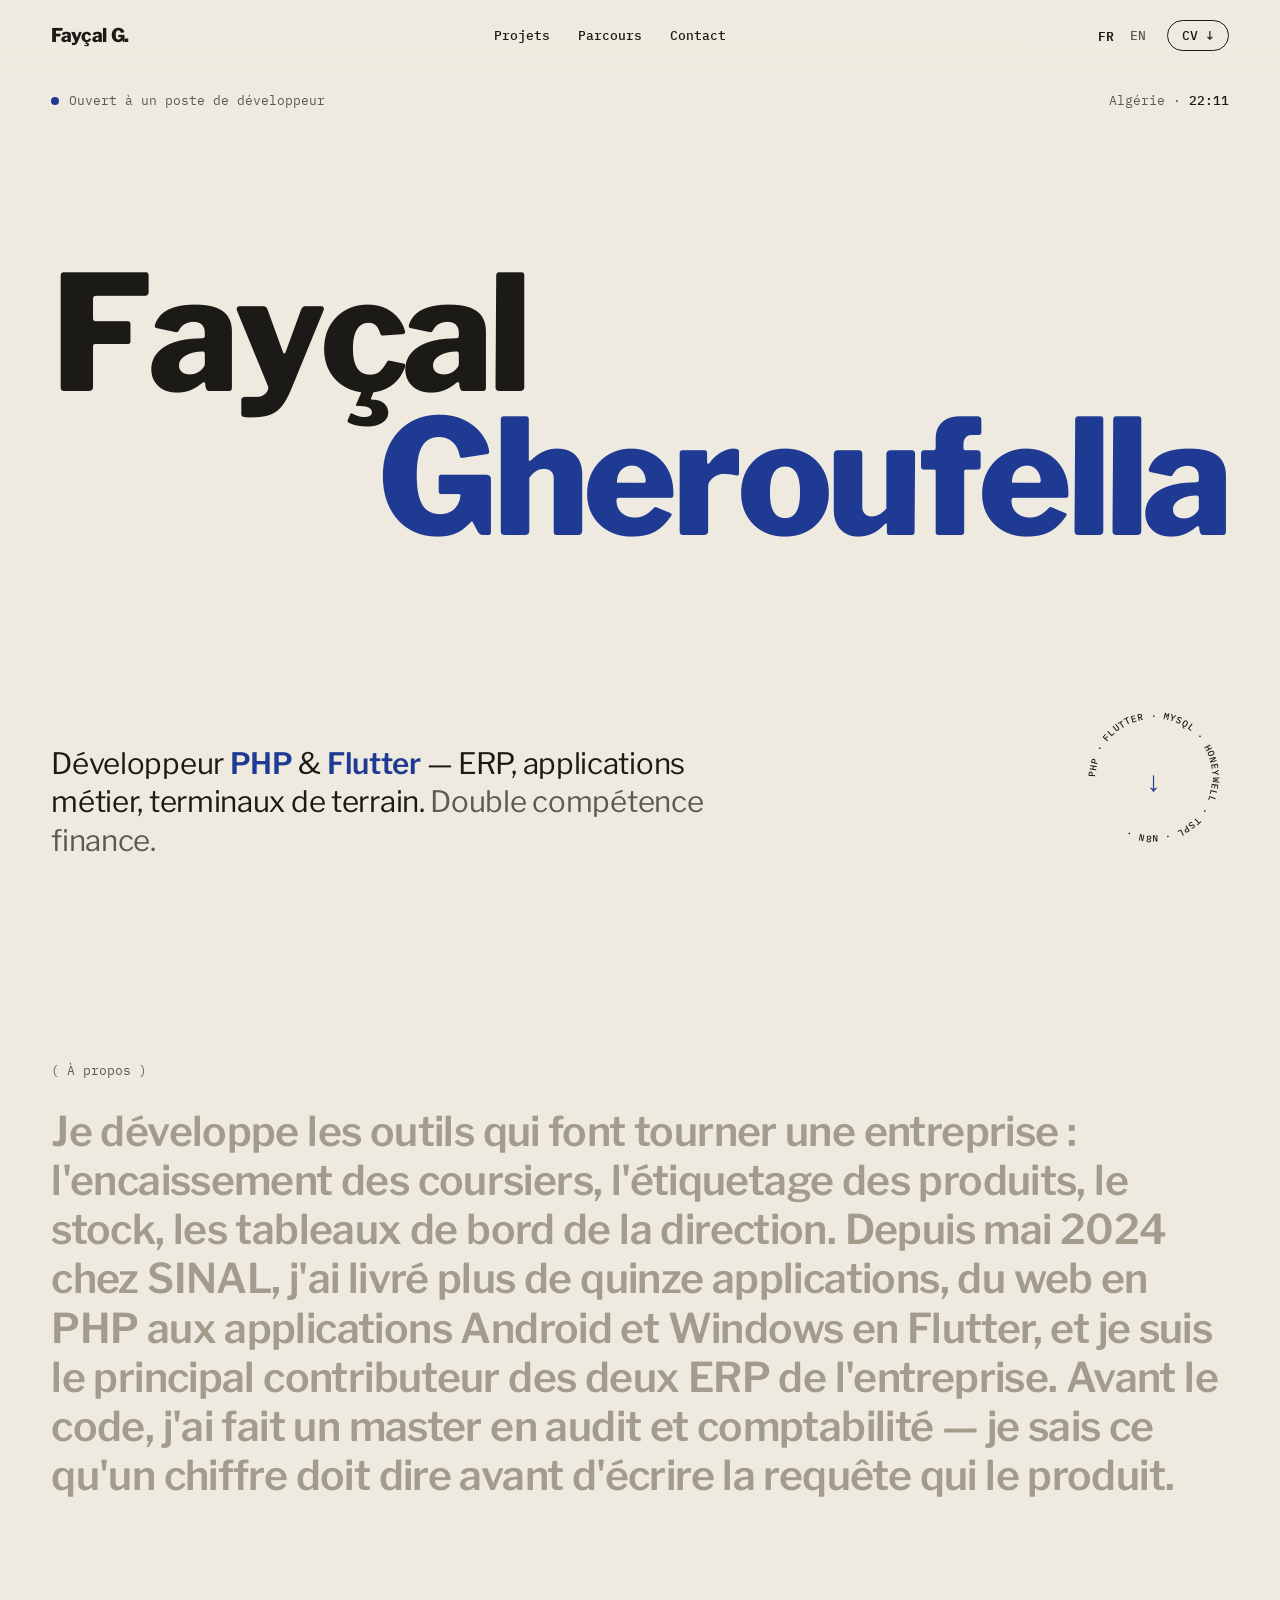
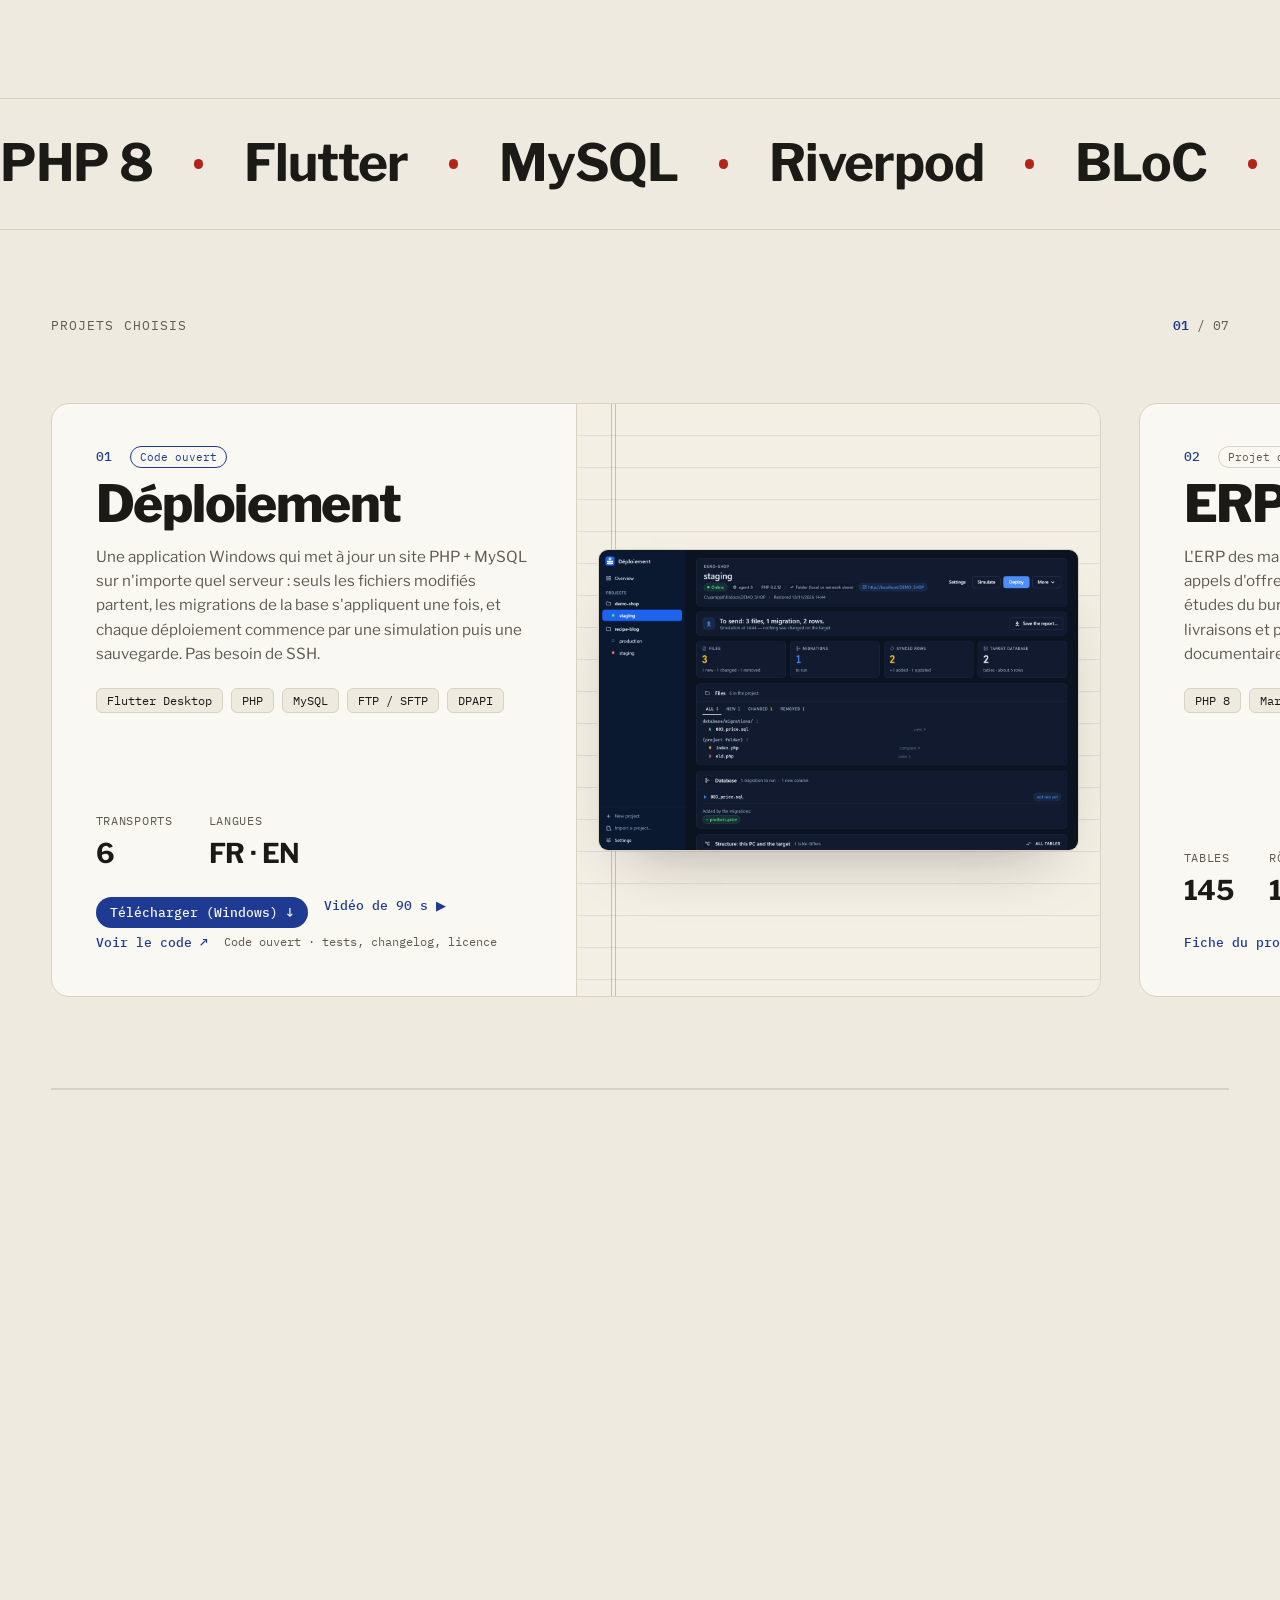
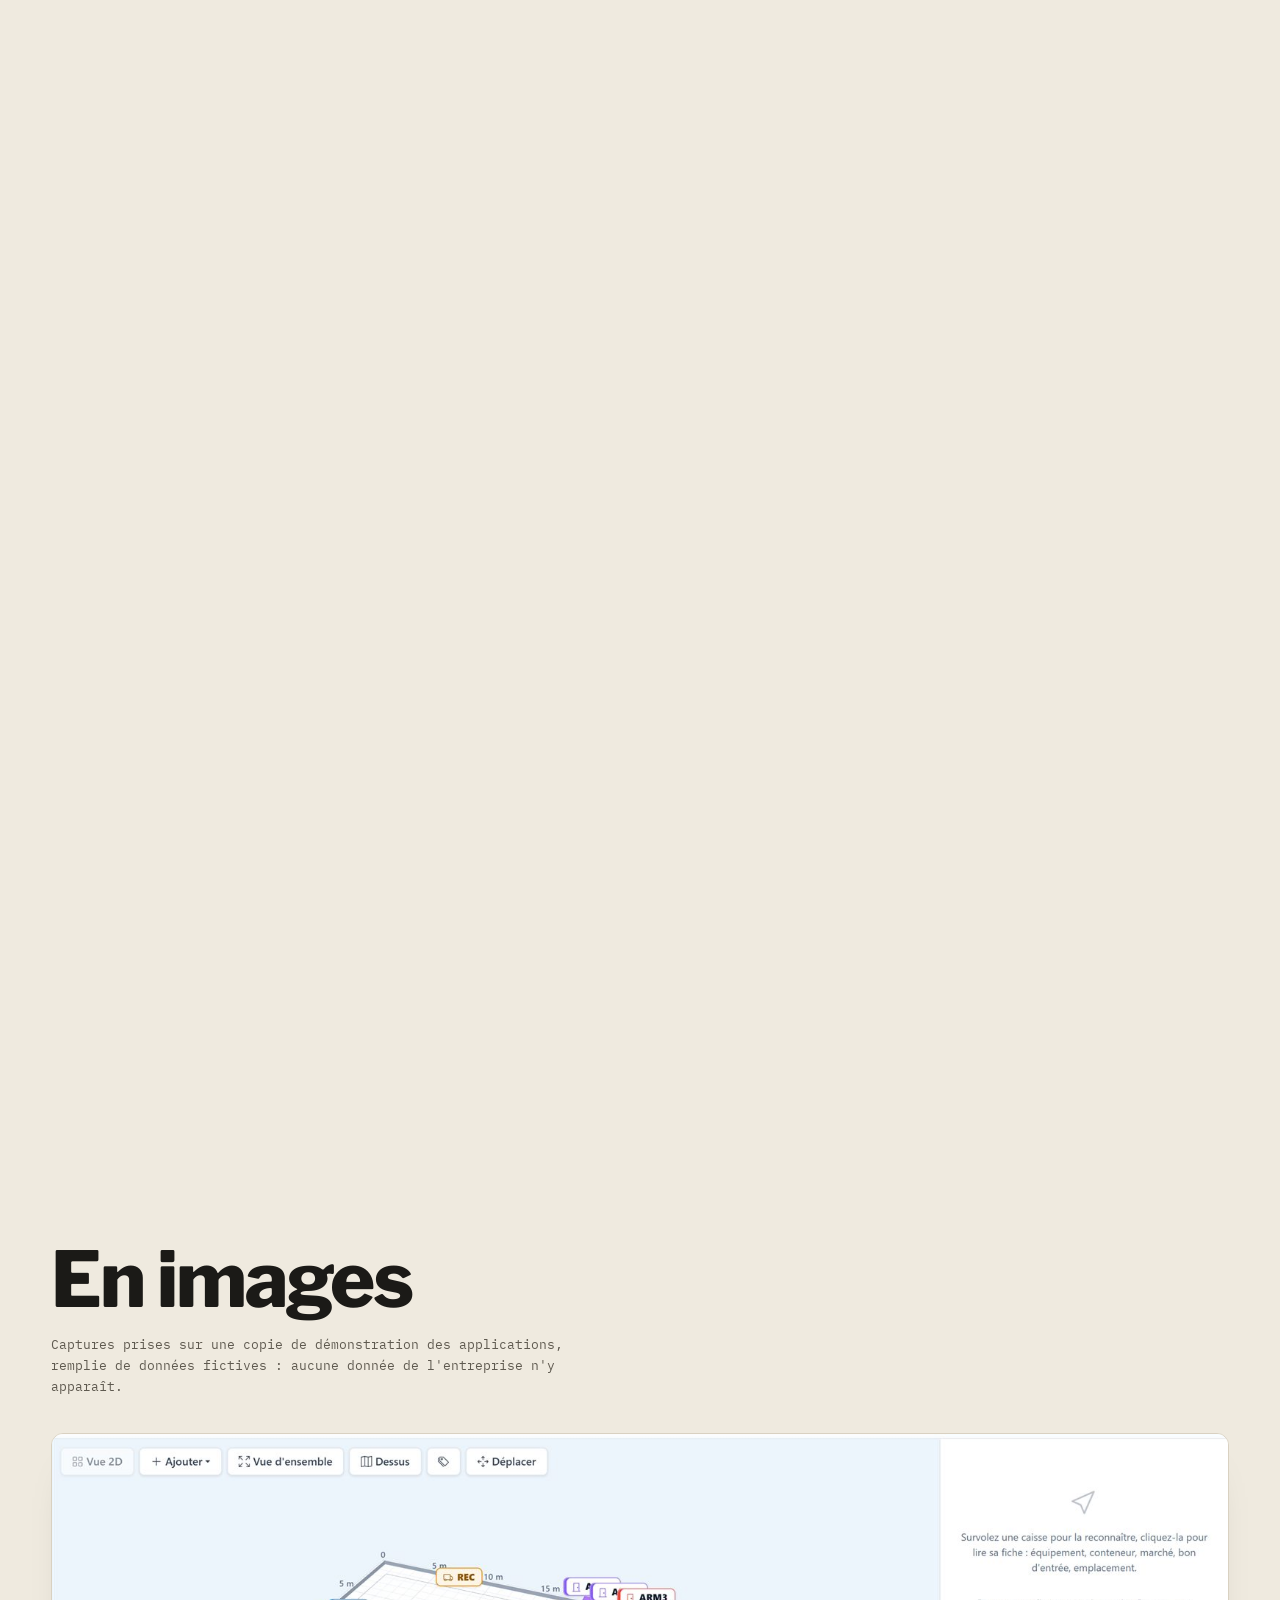
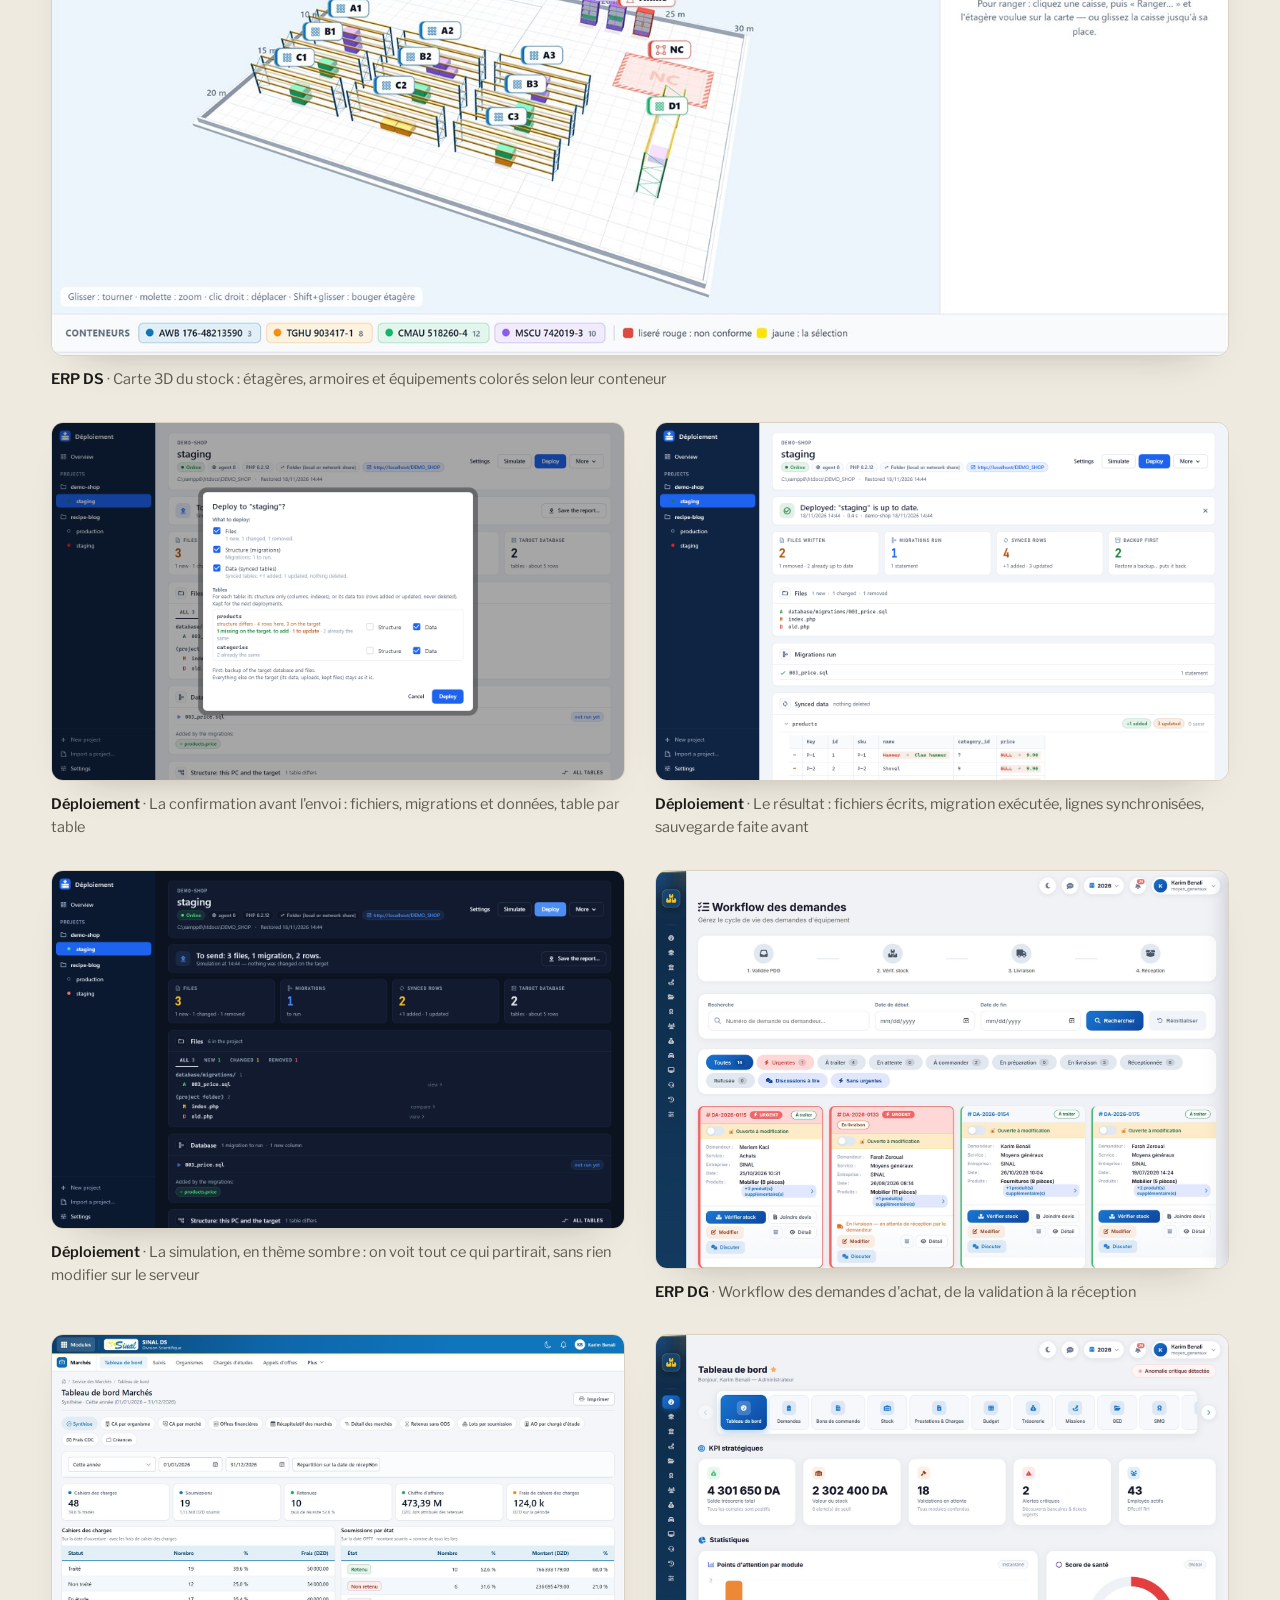
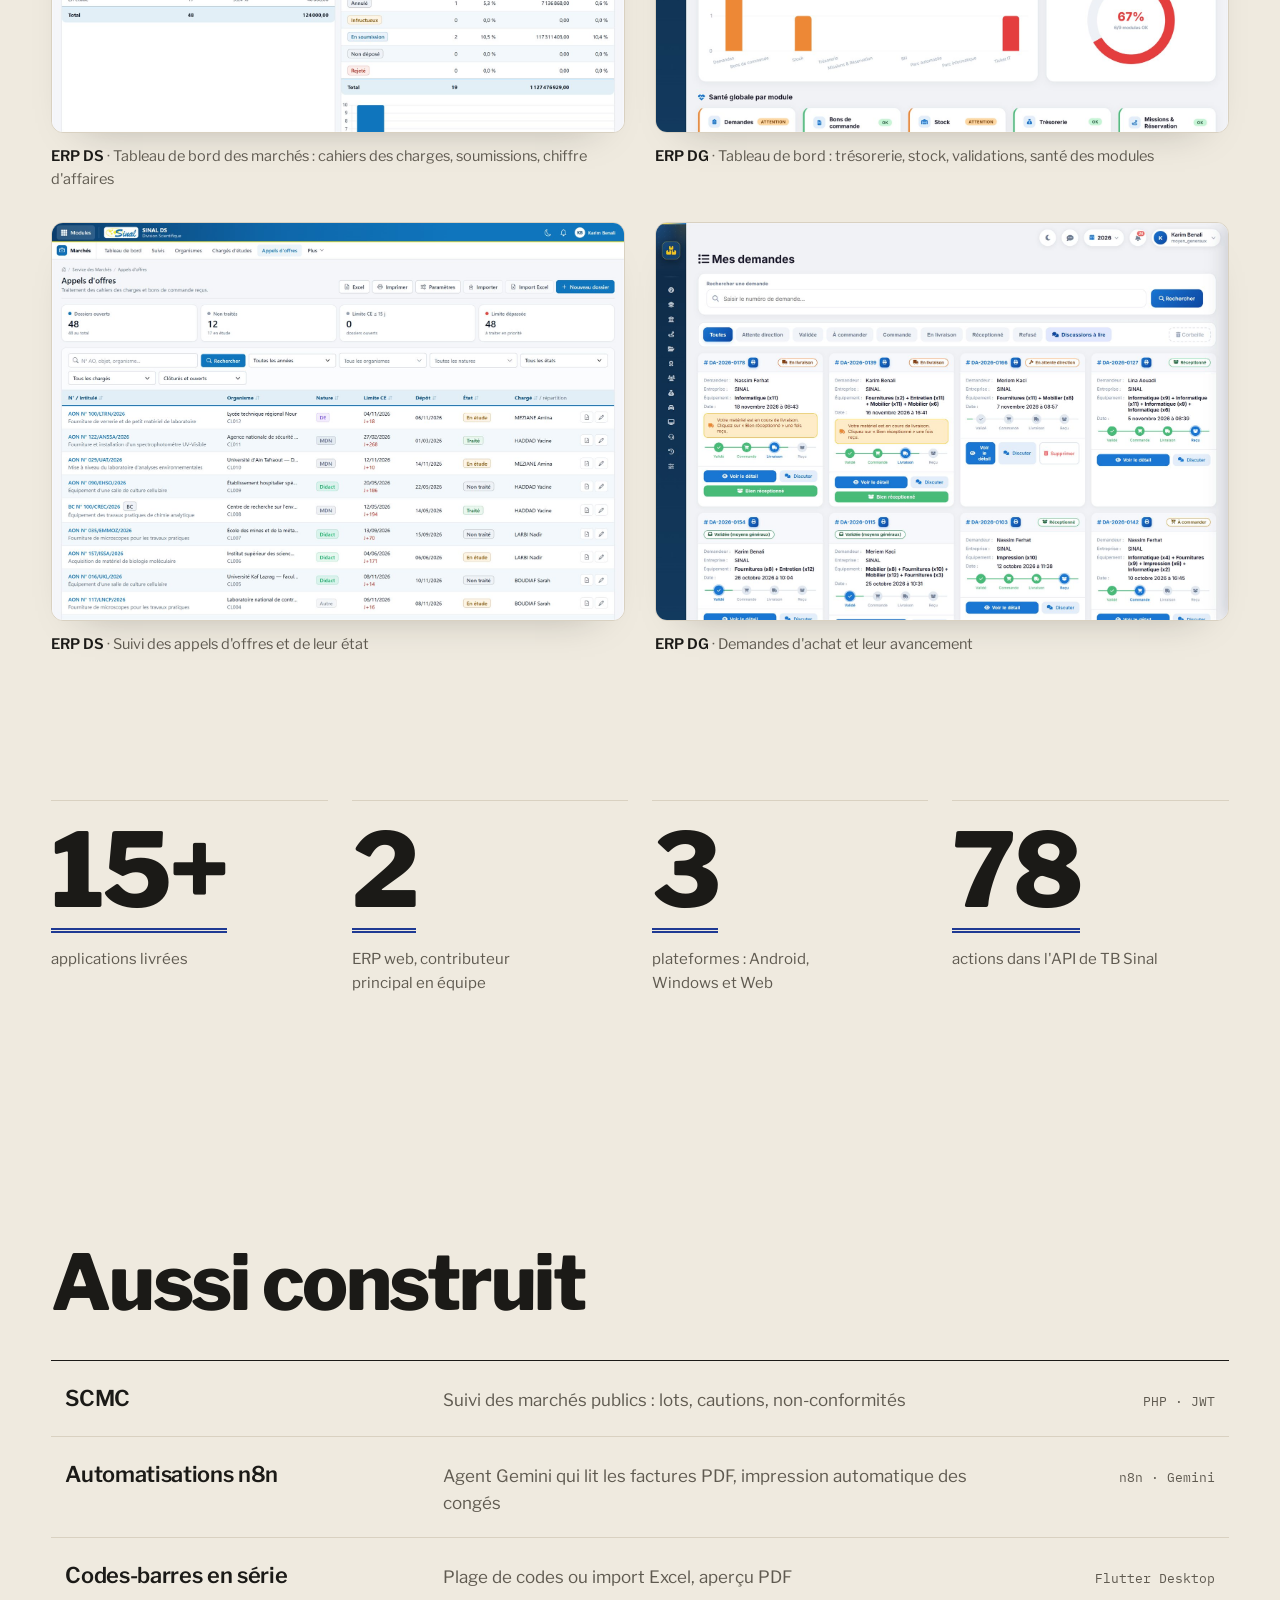
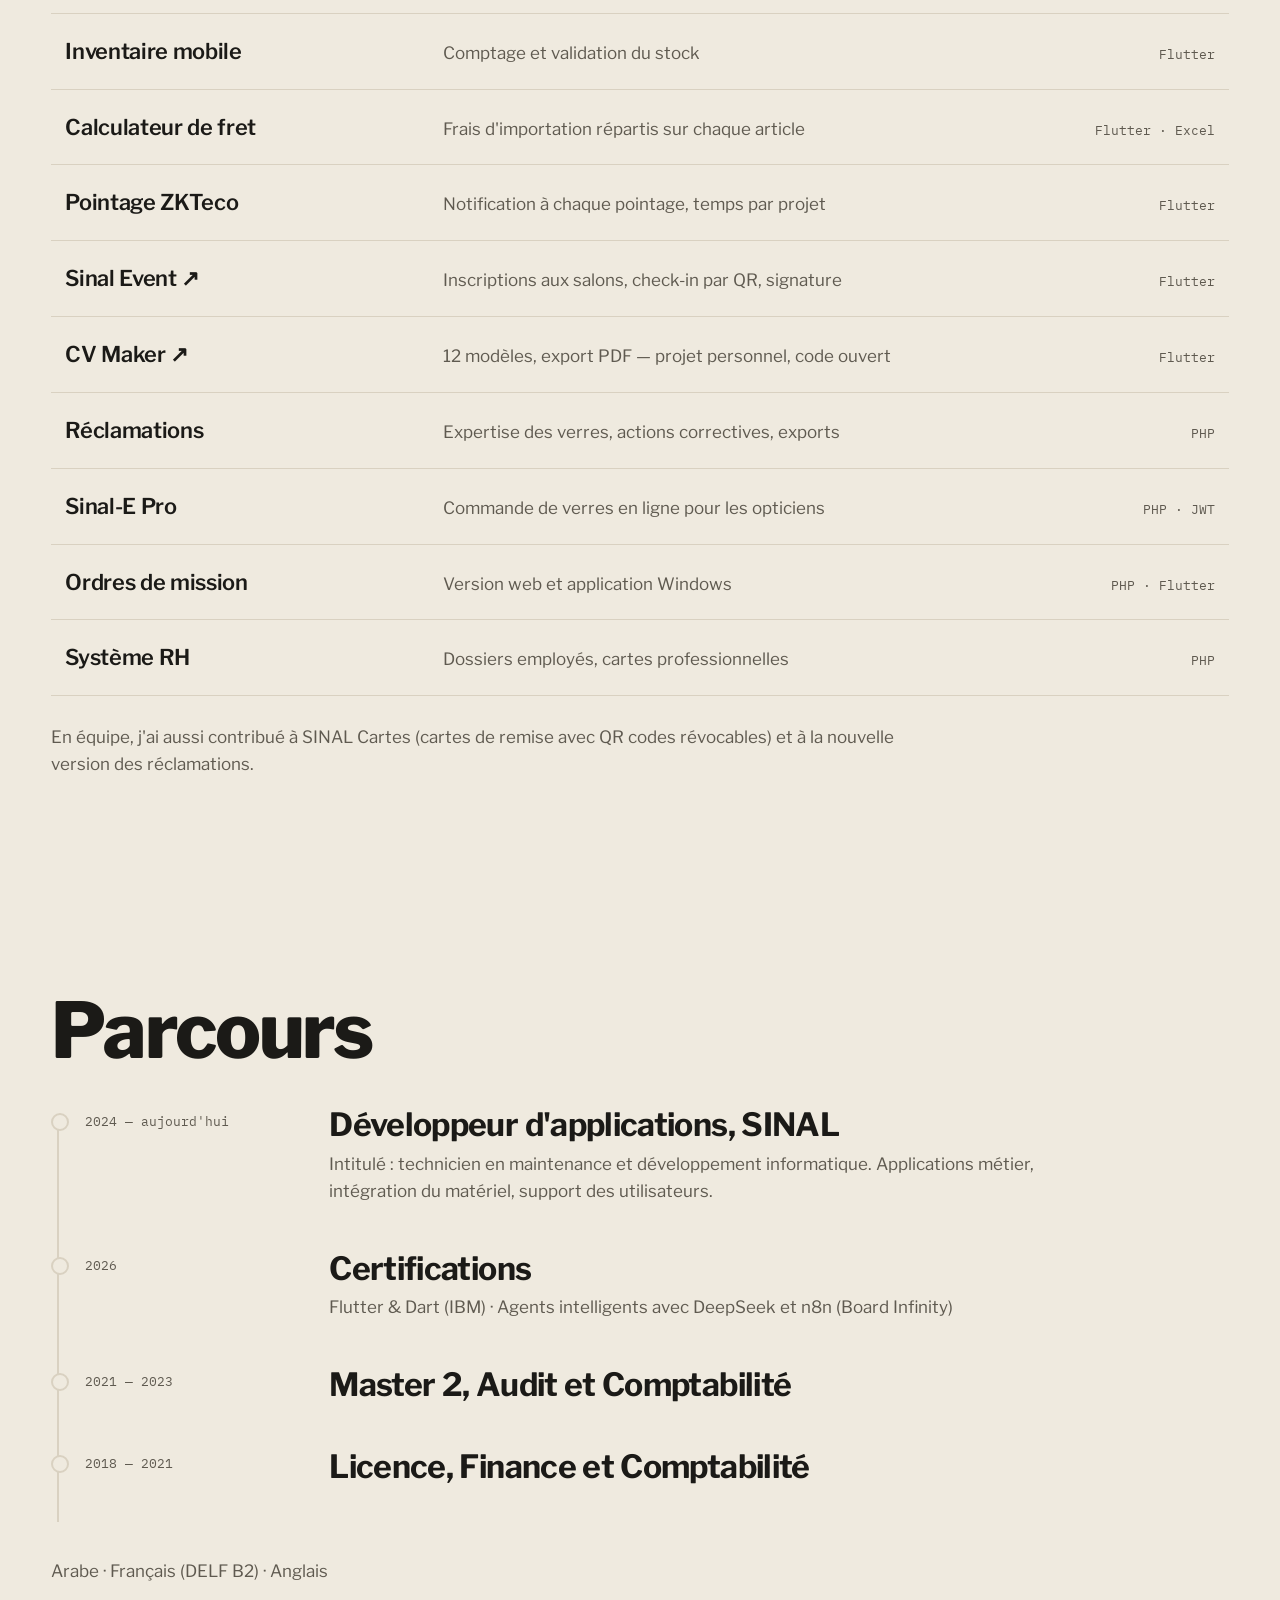
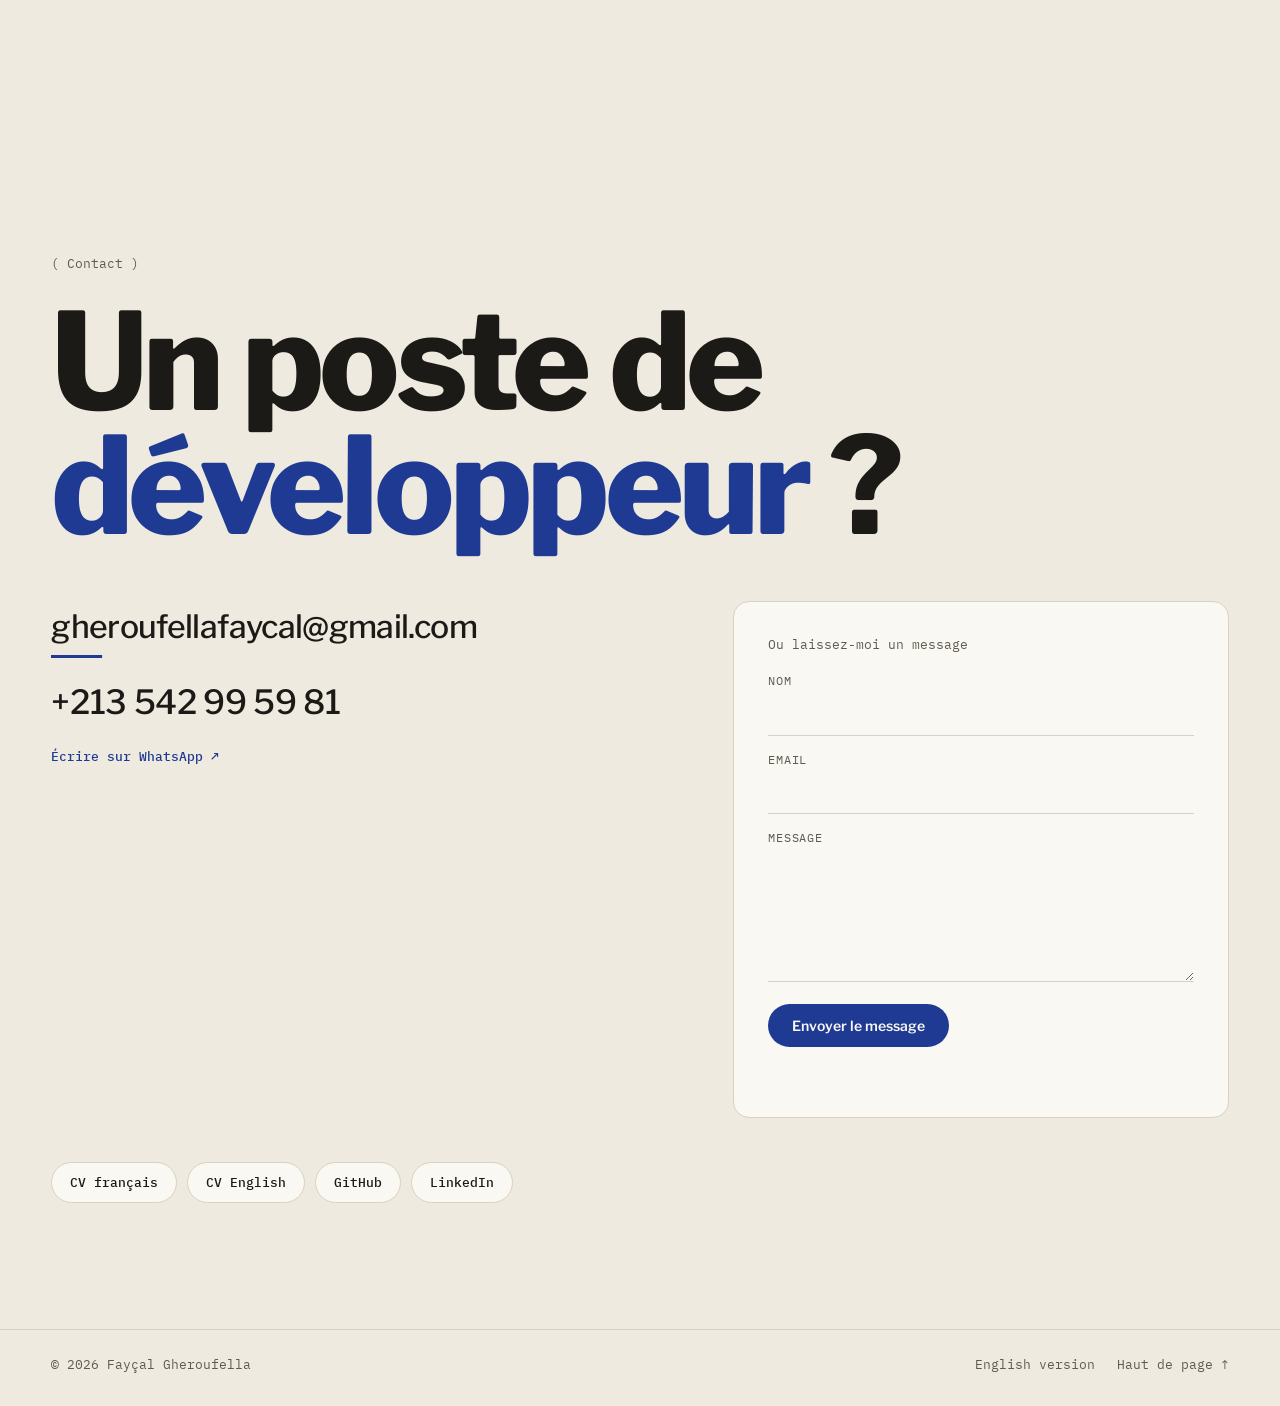
<file: index.html>
<!doctype html>
<html lang="fr">
<head>
<meta charset="utf-8">
<meta name="viewport" content="width=device-width, initial-scale=1">
<meta name="color-scheme" content="light">
<title>Fayçal Gheroufella — Développeur PHP &amp; Flutter</title>
<meta name="description" content="Développeur PHP et Flutter en Algérie : applications métier, terminaux Honeywell, impression thermique, ERP. Master en audit et comptabilité.">
<meta name="theme-color" content="#efeadf">
<link rel="canonical" href="https://faysal12369.github.io/faysal/">
<link rel="alternate" hreflang="fr" href="https://faysal12369.github.io/faysal/">
<link rel="alternate" hreflang="en" href="https://faysal12369.github.io/faysal/en/">
<link rel="alternate" hreflang="x-default" href="https://faysal12369.github.io/faysal/">
<link rel="icon" href="favicon.svg" type="image/svg+xml">
<meta property="og:type" content="website">
<meta property="og:url" content="https://faysal12369.github.io/faysal/">
<meta property="og:title" content="Fayçal Gheroufella — Développeur PHP &amp; Flutter">
<meta property="og:description" content="ERP, applications métier et terminaux de terrain. Double compétence finance : Master en audit et comptabilité.">
<meta property="og:image" content="https://faysal12369.github.io/faysal/img/og.png">
<meta property="og:image:width" content="1200">
<meta property="og:image:height" content="630">
<meta property="og:locale" content="fr_FR">
<meta property="og:locale:alternate" content="en_US">
<meta name="twitter:card" content="summary_large_image">
<link rel="preconnect" href="https://fonts.googleapis.com">
<link rel="preconnect" href="https://fonts.gstatic.com" crossorigin>
<link href="https://fonts.googleapis.com/css2?family=Libre+Franklin:wght@400;500;600;700;800&family=IBM+Plex+Mono:wght@400;500&display=swap" rel="stylesheet">
<link rel="stylesheet" href="style.css">
</head>
<body>

<div class="curtain" aria-hidden="true"></div>

<header class="nav">
  <a class="brand" href="#top">Fayçal&nbsp;G.</a>
  <nav>
    <a href="#projets">Projets</a>
    <a href="#parcours">Parcours</a>
    <a href="#contact">Contact</a>
  </nav>
  <div class="nav-end">
    <div class="lang" aria-label="Langue"><span aria-current="true">FR</span><a href="en/" hreflang="en" lang="en" title="English version">EN</a></div>
    <a class="nav-cv" href="cv/CV_Faycal_Gheroufella_FR.pdf">CV ↓</a>
  </div>
</header>

<main id="top">

<!-- HERO -->
<section class="hero">
  <div class="hero-meta">
    <span><i class="dot"></i>Ouvert à un poste de développeur</span>
    <span>Algérie · <b id="clock">--:--</b></span>
  </div>
  <h1 class="name" aria-label="Fayçal Gheroufella">
    <span class="row r1" data-split>Fayçal</span>
    <span class="row r2" data-split>Gheroufella</span>
  </h1>
  <div class="hero-foot">
    <p class="role">Développeur <em>PHP</em> &amp; <em>Flutter</em> — ERP, applications métier, terminaux de terrain. <span class="role-plus">Double compétence finance.</span></p>
    <div class="badge" aria-hidden="true">
      <svg viewBox="0 0 200 200">
        <defs><path id="circle" d="M100,100 m-78,0 a78,78 0 1,1 156,0 a78,78 0 1,1 -156,0"/></defs>
        <text><textPath href="#circle">PHP · FLUTTER · MYSQL · HONEYWELL · TSPL · N8N · </textPath></text>
      </svg>
      <span class="badge-arrow">↓</span>
    </div>
  </div>
</section>

<!-- MANIFESTO: words light up while scrolling -->
<section class="manifesto" id="intro">
  <p class="kicker">( À propos )</p>
  <p class="words" data-words>Je développe les outils qui font tourner une entreprise : l'encaissement des coursiers, l'étiquetage des produits, le stock, les tableaux de bord de la direction. Depuis mai 2024 chez SINAL, j'ai livré plus de quinze applications, du web en PHP aux applications Android et Windows en Flutter, et je suis le principal contributeur des deux ERP de l'entreprise. Avant le code, j'ai fait un master en audit et comptabilité — je sais ce qu'un chiffre doit dire avant d'écrire la requête qui le produit.</p>
</section>

<!-- MARQUEE -->
<div class="marquee" aria-hidden="true">
  <div class="marquee-track">
    <span>PHP 8</span><span>Flutter</span><span>MySQL</span><span>Riverpod</span><span>BLoC</span><span>SDK Honeywell</span><span>TSPL</span><span>n8n</span><span>Google Gemini</span><span>HFSQL / ODBC</span><span>ZKTeco</span><span>JWT</span><span>WinDev Mobile</span>
    <span>PHP 8</span><span>Flutter</span><span>MySQL</span><span>Riverpod</span><span>BLoC</span><span>SDK Honeywell</span><span>TSPL</span><span>n8n</span><span>Google Gemini</span><span>HFSQL / ODBC</span><span>ZKTeco</span><span>JWT</span><span>WinDev Mobile</span>
  </div>
</div>

<!-- HORIZONTAL PROJECTS -->
<section class="hscroll" id="projets">
  <div class="pin">
    <div class="hs-head">
      <h2>Projets choisis</h2>
      <p class="hs-count"><b id="hs-index">01</b> / 07</p>
    </div>
    <div class="track">

      <article class="card">
        <div class="card-text">
          <p class="card-num">01 <span class="team open">Code ouvert</span></p>
          <h3>Déploiement</h3>
          <p class="card-lead">Une application Windows qui met à jour un site PHP + MySQL sur n'importe quel serveur : seuls les fichiers modifiés partent, les migrations de la base s'appliquent une fois, et chaque déploiement commence par une simulation puis une sauvegarde. Pas besoin de SSH.</p>
          <ul class="tags"><li>Flutter Desktop</li><li>PHP</li><li>MySQL</li><li>FTP / SFTP</li><li>DPAPI</li></ul>
          <dl class="stats"><div><dt>Transports</dt><dd>6</dd></div><div><dt>Langues</dt><dd>FR · EN</dd></div></dl>
          <p class="card-foot"><a class="card-link card-dl" href="https://github.com/faysal12369/deploiement/releases/latest">Télécharger (Windows) ↓</a><a class="card-link" href="video/deploiement-fr.mp4" data-video>Vidéo de 90 s ▶</a><a class="card-link" href="https://github.com/faysal12369/deploiement">Voir le code ↗</a><span>Code ouvert · tests, changelog, licence</span></p>
        </div>
        <div class="card-visual">
          <img class="shot" src="img/deploiement.png" width="1440" height="900" decoding="async" alt="Fenêtre de Déploiement : simulation avant envoi, avec 3 fichiers, 1 migration et 2 lignes à synchroniser">
        </div>
      </article>

      <article class="card">
        <div class="card-text">
          <p class="card-num">02 <span class="team">Projet d'équipe · contributeur principal</span></p>
          <h3>ERP DS</h3>
          <p class="card-lead">L'ERP des marchés publics, des achats et de la logistique : appels d'offres, soumissions, lots, contrats et cautions, études du bureau d'études, commandes, conteneurs, livraisons et paiements partiels — avec le stock et un drive documentaire.</p>
          <ul class="tags"><li>PHP 8</li><li>MariaDB</li><li>Docker</li><li>n8n</li><li>OCR Tesseract</li></ul>
          <dl class="stats"><div><dt>Tables</dt><dd>145</dd></div><div><dt>Rôles</dt><dd>18</dd></div><div><dt>Permissions</dt><dd>~165</dd></div></dl>
          <p class="card-foot"><a class="card-link" href="https://github.com/faysal12369/erp-ds">Fiche du projet ↗</a><span>Code privé (SINAL) · démo en entretien</span></p>
        </div>
        <div class="card-visual">
          <ol class="pipeline">
            <li>Appel d'offres</li><li>Étude de faisabilité</li><li>Soumission</li><li>Lot attribué</li><li>Contrat &amp; caution</li>
            <li>Commande fournisseur</li><li>Conteneur</li><li>Réception en stock</li><li>Livraison</li><li>Paiement</li>
          </ol>
        </div>
      </article>

      <article class="card">
        <div class="card-text">
          <p class="card-num">03 <span class="team">Projet d'équipe · contributeur principal</span></p>
          <h3>ERP DG</h3>
          <p class="card-lead">L'ERP des Moyens Généraux : demandes d'achat validées jusqu'au PDG, bons de commande, stock avec carte 3D des emplacements, trésorerie, patrimoine, missions, parc auto, RH, GED versionnée, qualité et tickets IT. Les anciennes bases HFSQL y sont importées.</p>
          <ul class="tags"><li>PHP</li><li>MySQL</li><li>n8n</li><li>ODBC / HFSQL</li><li>Chart.js</li></ul>
          <dl class="stats"><div><dt>Tables</dt><dd>~120</dd></div><div><dt>Points d'API</dt><dd>~150</dd></div></dl>
          <p class="card-foot"><a class="card-link" href="https://github.com/faysal12369/erp-dg">Fiche du projet ↗</a><span>Code privé (SINAL) · démo en entretien</span></p>
        </div>
        <div class="card-visual">
          <ol class="approval">
            <li><b>Demande d'achat</b><span>Service</span></li>
            <li><b>Ordonnateur</b><span>Validé</span></li>
            <li><b>DAG</b><span>Validé</span></li>
            <li><b>PDG</b><span>Validé</span></li>
            <li><b>Bon de commande</b><span>Émis</span></li>
          </ol>
        </div>
      </article>

      <article class="card">
        <div class="card-text">
          <p class="card-num">04</p>
          <h3>SinalGo</h3>
          <p class="card-lead">L'application du coursier au moment de la livraison : il scanne le bon avec le lecteur Honeywell, l'application vérifie qu'il n'est pas déjà réglé, puis enregistre le paiement, la signature du client et la position GPS.</p>
          <ul class="tags"><li>Flutter</li><li>WinDev Mobile</li><li>PHP</li><li>SDK Honeywell</li></ul>
          <dl class="stats"><div><dt>Terminal</dt><dd>Honeywell</dd></div><div><dt>Plateforme</dt><dd>Android</dd></div></dl>
          <p class="card-foot"><a class="card-link" href="https://github.com/faysal12369/sinalgo">Fiche du projet ↗</a><span>Code privé (SINAL) · démo en entretien</span></p>
        </div>
        <div class="card-visual">
          <div class="phone">
            <div class="phone-screen">
              <p class="ph-title">Encaissement</p>
              <div class="ph-scan"><span class="ph-bars"></span><i class="ph-laser"></i></div>
              <ol class="ph-steps">
                <li>Scan du bon de livraison</li>
                <li>Bon vérifié — non réglé</li>
                <li>Signature du client</li>
                <li>Position GPS enregistrée</li>
                <li>Encaissé</li>
              </ol>
            </div>
          </div>
        </div>
      </article>

      <article class="card">
        <div class="card-text">
          <p class="card-num">05</p>
          <h3>Étiquettes TSPL</h3>
          <p class="card-lead">Une application Windows qui dessine l'étiquette en image 1-bit à 203 dpi, la traduit en commandes TSPL et l'envoie directement au spouleur via <code>winspool.dll</code>, appelé depuis Dart. Marquage CE, IMEI et numéro de série en Code128.</p>
          <ul class="tags"><li>Flutter Desktop</li><li>dart:ffi</li><li>TSPL</li><li>Code128</li></ul>
          <dl class="stats"><div><dt>Format</dt><dd>60 × 40 mm</dd></div><div><dt>Résolution</dt><dd>480 × 320 pts</dd></div></dl>
          <p class="card-foot"><a class="card-link" href="https://github.com/faysal12369/xprinter-label-printing">Fiche du projet ↗</a><span>Code privé (SINAL) · démo en entretien</span></p>
        </div>
        <div class="card-visual">
          <div class="feed">
            <div class="feed-slot"></div>
            <div class="feed-label">
              <div class="fl-top"><b>CE</b><span>MARQUE <strong>DEMO</strong><br>MODÈLE <strong>X1-PRO</strong></span></div>
              <svg class="bc" data-code="356938035643809" viewBox="0 0 300 40" preserveAspectRatio="none"></svg>
              <p>IMEI 356938035643809</p>
              <svg class="bc" data-code="XP24A0193" viewBox="0 0 300 40" preserveAspectRatio="none"></svg>
              <p>S/N XP24A0193</p>
            </div>
          </div>
        </div>
      </article>

      <article class="card">
        <div class="card-text">
          <p class="card-num">06</p>
          <h3>ERP en Flutter Web</h3>
          <p class="card-lead">Le front-end de l'ERP de l'entreprise : 22 modules, des appels d'offres au drive partagé. Étiquettes et QR codes d'emplacement pour le stock, et l'architecture d'un assistant IA — n8n et Google Gemini, limité aux droits de l'utilisateur.</p>
          <ul class="tags"><li>Flutter Web</li><li>Riverpod</li><li>go_router</li><li>dio</li></ul>
          <dl class="stats"><div><dt>Modules</dt><dd>22</dd></div><div><dt>Tests</dt><dd>Automatisés</dd></div></dl>
          <p class="card-foot"><a class="card-link" href="https://github.com/faysal12369/sinal-erp-flutter">Fiche du projet ↗</a><span>Code privé (SINAL) · démo en entretien</span></p>
        </div>
        <div class="card-visual">
          <div class="modules" id="modules"></div>
        </div>
      </article>

      <article class="card">
        <div class="card-text">
          <p class="card-num">07</p>
          <h3>TB Sinal</h3>
          <p class="card-lead">Le tableau de bord de la direction : ventes, encaissements et créances par commercial, agence, client et famille de produits. Le projet où la formation en finance compte le plus — une créance n'est pas un encaissement.</p>
          <ul class="tags"><li>Flutter BLoC</li><li>PHP</li><li>MySQL</li><li>Google Maps</li></ul>
          <dl class="stats"><div><dt>API</dt><dd>79 actions</dd></div><div><dt>Base</dt><dd>~40 tables</dd></div></dl>
          <p class="card-foot"><a class="card-link" href="https://github.com/faysal12369/tb-sinal-dashboard">Fiche du projet ↗</a><span>Code privé (SINAL) · démo en entretien</span></p>
        </div>
        <div class="card-visual">
          <ul class="kpis">
            <li><span>Ventes par commercial</span><i></i></li>
            <li><span>Ventes par agence</span><i></i></li>
            <li><span>Top clients</span><i></i></li>
            <li><span>Créances</span><i></i></li>
            <li><span>Clients inactifs</span><i></i></li>
            <li><span>Ventes par famille</span><i></i></li>
          </ul>
        </div>
      </article>

    </div>
    <div class="hs-progress"><span id="hs-bar"></span></div>
  </div>
</section>

<!-- SCREENSHOTS (demo copies filled with fictitious data) -->
<section class="shots" id="captures">
  <h2 class="sec-title">En images</h2>
  <p class="shots-note">Captures prises sur une copie de démonstration des applications, remplie de données fictives : aucune donnée de l'entreprise n'y apparaît.</p>
  <div class="shots-grid">
    <figure class="shot-fig wide"><a href="img/shots/ds-stock-3d.jpg" target="_blank" rel="noopener"><img src="img/shots/ds-stock-3d.jpg" width="1600" height="708" loading="lazy" alt="ERP DS : carte 3D du stock avec étagères, armoires, zone de réception et équipements colorés par conteneur"></a><figcaption><b>ERP DS</b> · Carte 3D du stock : étagères, armoires et équipements colorés selon leur conteneur</figcaption></figure>
    <figure class="shot-fig"><a href="img/shots/dep-confirmation.png" target="_blank" rel="noopener"><img src="img/shots/dep-confirmation.png" width="1440" height="900" loading="lazy" alt="Déploiement : fenêtre de confirmation avant l'envoi, avec les fichiers, la structure et les données table par table"></a><figcaption><b>Déploiement</b> · La confirmation avant l'envoi : fichiers, migrations et données, table par table</figcaption></figure>
    <figure class="shot-fig"><a href="img/shots/dep-resultat.png" target="_blank" rel="noopener"><img src="img/shots/dep-resultat.png" width="1440" height="900" loading="lazy" alt="Déploiement : résultat d'un déploiement, avec les fichiers écrits, la migration exécutée et les lignes synchronisées"></a><figcaption><b>Déploiement</b> · Le résultat : fichiers écrits, migration exécutée, lignes synchronisées, sauvegarde faite avant</figcaption></figure>
    <figure class="shot-fig"><a href="img/shots/dep-theme-sombre.png" target="_blank" rel="noopener"><img src="img/shots/dep-theme-sombre.png" width="1440" height="900" loading="lazy" alt="Déploiement : simulation en thème sombre, 3 fichiers, 1 migration et 2 lignes à envoyer"></a><figcaption><b>Déploiement</b> · La simulation, en thème sombre : on voit tout ce qui partirait, sans rien modifier sur le serveur</figcaption></figure>
    <figure class="shot-fig"><a href="img/shots/dg-workflow.jpg" target="_blank" rel="noopener"><img src="img/shots/dg-workflow.jpg" width="1600" height="1111" loading="lazy" alt="ERP DG : workflow des demandes d'achat, de la validation à la réception"></a><figcaption><b>ERP DG</b> · Workflow des demandes d'achat, de la validation à la réception</figcaption></figure>
    <figure class="shot-fig"><a href="img/shots/ds-tableau-de-bord.jpg" target="_blank" rel="noopener"><img src="img/shots/ds-tableau-de-bord.jpg" width="1600" height="1111" loading="lazy" alt="ERP DS : tableau de bord des marchés"></a><figcaption><b>ERP DS</b> · Tableau de bord des marchés : cahiers des charges, soumissions, chiffre d'affaires</figcaption></figure>
    <figure class="shot-fig"><a href="img/shots/dg-tableau-de-bord.jpg" target="_blank" rel="noopener"><img src="img/shots/dg-tableau-de-bord.jpg" width="1600" height="1111" loading="lazy" alt="ERP DG : tableau de bord avec trésorerie, stock et santé des modules"></a><figcaption><b>ERP DG</b> · Tableau de bord : trésorerie, stock, validations, santé des modules</figcaption></figure>
    <figure class="shot-fig"><a href="img/shots/ds-appels-offres.jpg" target="_blank" rel="noopener"><img src="img/shots/ds-appels-offres.jpg" width="1600" height="1111" loading="lazy" alt="ERP DS : liste des appels d'offres"></a><figcaption><b>ERP DS</b> · Suivi des appels d'offres et de leur état</figcaption></figure>
    <figure class="shot-fig"><a href="img/shots/dg-demandes.jpg" target="_blank" rel="noopener"><img src="img/shots/dg-demandes.jpg" width="1600" height="1111" loading="lazy" alt="ERP DG : demandes d'achat et leur avancement"></a><figcaption><b>ERP DG</b> · Demandes d'achat et leur avancement</figcaption></figure>
  </div>
</section>

<!-- NUMBERS -->
<section class="numbers">
  <div><b data-count="15" data-suffix="+">15+</b><span>applications livrées</span></div>
  <div><b data-count="2">2</b><span>ERP web, contributeur principal en équipe</span></div>
  <div><b data-count="3">3</b><span>plateformes : Android, Windows et Web</span></div>
  <div><b data-count="79">79</b><span>actions dans l'API de TB Sinal</span></div>
</section>

<!-- OTHER WORK -->
<section class="more">
  <h2 class="sec-title">Aussi construit</h2>
  <ul class="list">
    <li><span class="l-name">SCMC</span><span class="l-desc">Suivi des marchés publics : lots, cautions, non-conformités</span><span class="l-tech">PHP · JWT</span></li>
    <li><span class="l-name">Automatisations n8n</span><span class="l-desc">Agent Gemini qui lit les factures PDF, impression automatique des congés</span><span class="l-tech">n8n · Gemini</span></li>
    <li><span class="l-name">Codes-barres en série</span><span class="l-desc">Plage de codes ou import Excel, aperçu PDF</span><span class="l-tech">Flutter Desktop</span></li>
    <li><span class="l-name">Inventaire mobile</span><span class="l-desc">Comptage et validation du stock</span><span class="l-tech">Flutter</span></li>
    <li><span class="l-name">Calculateur de fret</span><span class="l-desc">Frais d'importation répartis sur chaque article</span><span class="l-tech">Flutter · Excel</span></li>
    <li><span class="l-name">Pointage ZKTeco</span><span class="l-desc">Notification à chaque pointage, temps par projet</span><span class="l-tech">Flutter</span></li>
    <li><a class="l-name" href="https://github.com/faysal12369/sinal_event">Sinal Event ↗</a><span class="l-desc">Inscriptions aux salons, check-in par QR, signature</span><span class="l-tech">Flutter</span></li>
    <li><a class="l-name" href="https://github.com/faysal12369/cv-maker">CV Maker ↗</a><span class="l-desc">12 modèles, export PDF — projet personnel, code ouvert</span><span class="l-tech">Flutter</span></li>
    <li><span class="l-name">Réclamations</span><span class="l-desc">Expertise des verres, actions correctives, exports</span><span class="l-tech">PHP</span></li>
    <li><span class="l-name">Sinal-E Pro</span><span class="l-desc">Commande de verres en ligne pour les opticiens</span><span class="l-tech">PHP · JWT</span></li>
    <li><span class="l-name">Ordres de mission</span><span class="l-desc">Version web et application Windows</span><span class="l-tech">PHP · Flutter</span></li>
    <li><span class="l-name">Système RH</span><span class="l-desc">Dossiers employés, cartes professionnelles</span><span class="l-tech">PHP</span></li>
  </ul>
  <p class="aside">En équipe, j'ai aussi contribué à SINAL Cartes (cartes de remise avec QR codes révocables) et à la nouvelle version des réclamations.</p>
</section>

<!-- TIMELINE -->
<section class="journey" id="parcours">
  <h2 class="sec-title">Parcours</h2>
  <ol class="timeline" id="timeline">
    <li><span class="t-when">2024 — aujourd'hui</span><div><h3>Développeur d'applications, SINAL</h3><p>Intitulé : technicien en maintenance et développement informatique. Applications métier, intégration du matériel, support des utilisateurs.</p></div></li>
    <li><span class="t-when">2026</span><div><h3>Certifications</h3><p>Flutter &amp; Dart (IBM) · Agents intelligents avec DeepSeek et n8n (Board Infinity)</p></div></li>
    <li><span class="t-when">2021 — 2023</span><div><h3>Master 2, Audit et Comptabilité</h3></div></li>
    <li><span class="t-when">2018 — 2021</span><div><h3>Licence, Finance et Comptabilité</h3></div></li>
  </ol>
  <p class="aside">Arabe · Français (DELF B2) · Anglais</p>
</section>

<!-- CONTACT -->
<section class="contact" id="contact">
  <p class="kicker">( Contact )</p>
  <h2 class="big-cta">Un poste de<br><em>développeur</em>&nbsp;?</h2>

  <div class="contact-grid">
    <div class="direct">
      <a class="mail" href="mailto:gheroufellafaycal@gmail.com"><span>gheroufellafaycal@gmail.com</span></a>
      <a class="tel" href="tel:+213542995981">+213 542 99 59 81</a>
      <a class="wa" href="https://wa.me/213542995981" target="_blank" rel="noopener">Écrire sur WhatsApp ↗</a>
    </div>

    <form class="form" id="contact-form" action="https://formsubmit.co/gheroufellafaycal@gmail.com" method="POST" novalidate>
      <p class="form-title">Ou laissez-moi un message</p>
      <label><span>Nom</span><input name="nom" autocomplete="name" required maxlength="120"></label>
      <label><span>Email</span><input name="email" type="email" autocomplete="email" required maxlength="160"></label>
      <label><span>Message</span><textarea name="message" rows="5" required maxlength="4000"></textarea></label>
      <input type="text" name="_honey" class="hp" tabindex="-1" autocomplete="off" aria-hidden="true">
      <input type="hidden" name="_subject" value="Portfolio — nouveau message">
      <input type="hidden" name="_template" value="table">
      <input type="hidden" name="_captcha" value="false">
      <input type="hidden" name="_next" value="https://faysal12369.github.io/faysal/?envoye=1#contact">
      <button type="submit">Envoyer le message</button>
      <p class="form-status" id="form-status" role="status" aria-live="polite"></p>
    </form>
  </div>

  <div class="links">
    <a href="cv/CV_Faycal_Gheroufella_FR.pdf">CV français</a>
    <a href="cv/CV_Faycal_Gheroufella_EN.pdf">CV English</a>
    <a href="https://github.com/faysal12369">GitHub</a>
    <a href="https://linkedin.com/in/faysal-gheroufella-4a7969355">LinkedIn</a>
  </div>
</section>

</main>

<footer class="foot">
  <span>© <span id="year">2026</span> Fayçal Gheroufella</span>
  <nav><a href="en/" hreflang="en" lang="en">English version</a><a href="#top">Haut de page ↑</a></nav>
</footer>

<dialog class="video-dlg" id="video-dlg"><button type="button" class="dlg-close" aria-label="Fermer la vidéo">×</button><video controls preload="none" playsinline></video></dialog>

<script src="app.js"></script>
</body>
</html>
</file>
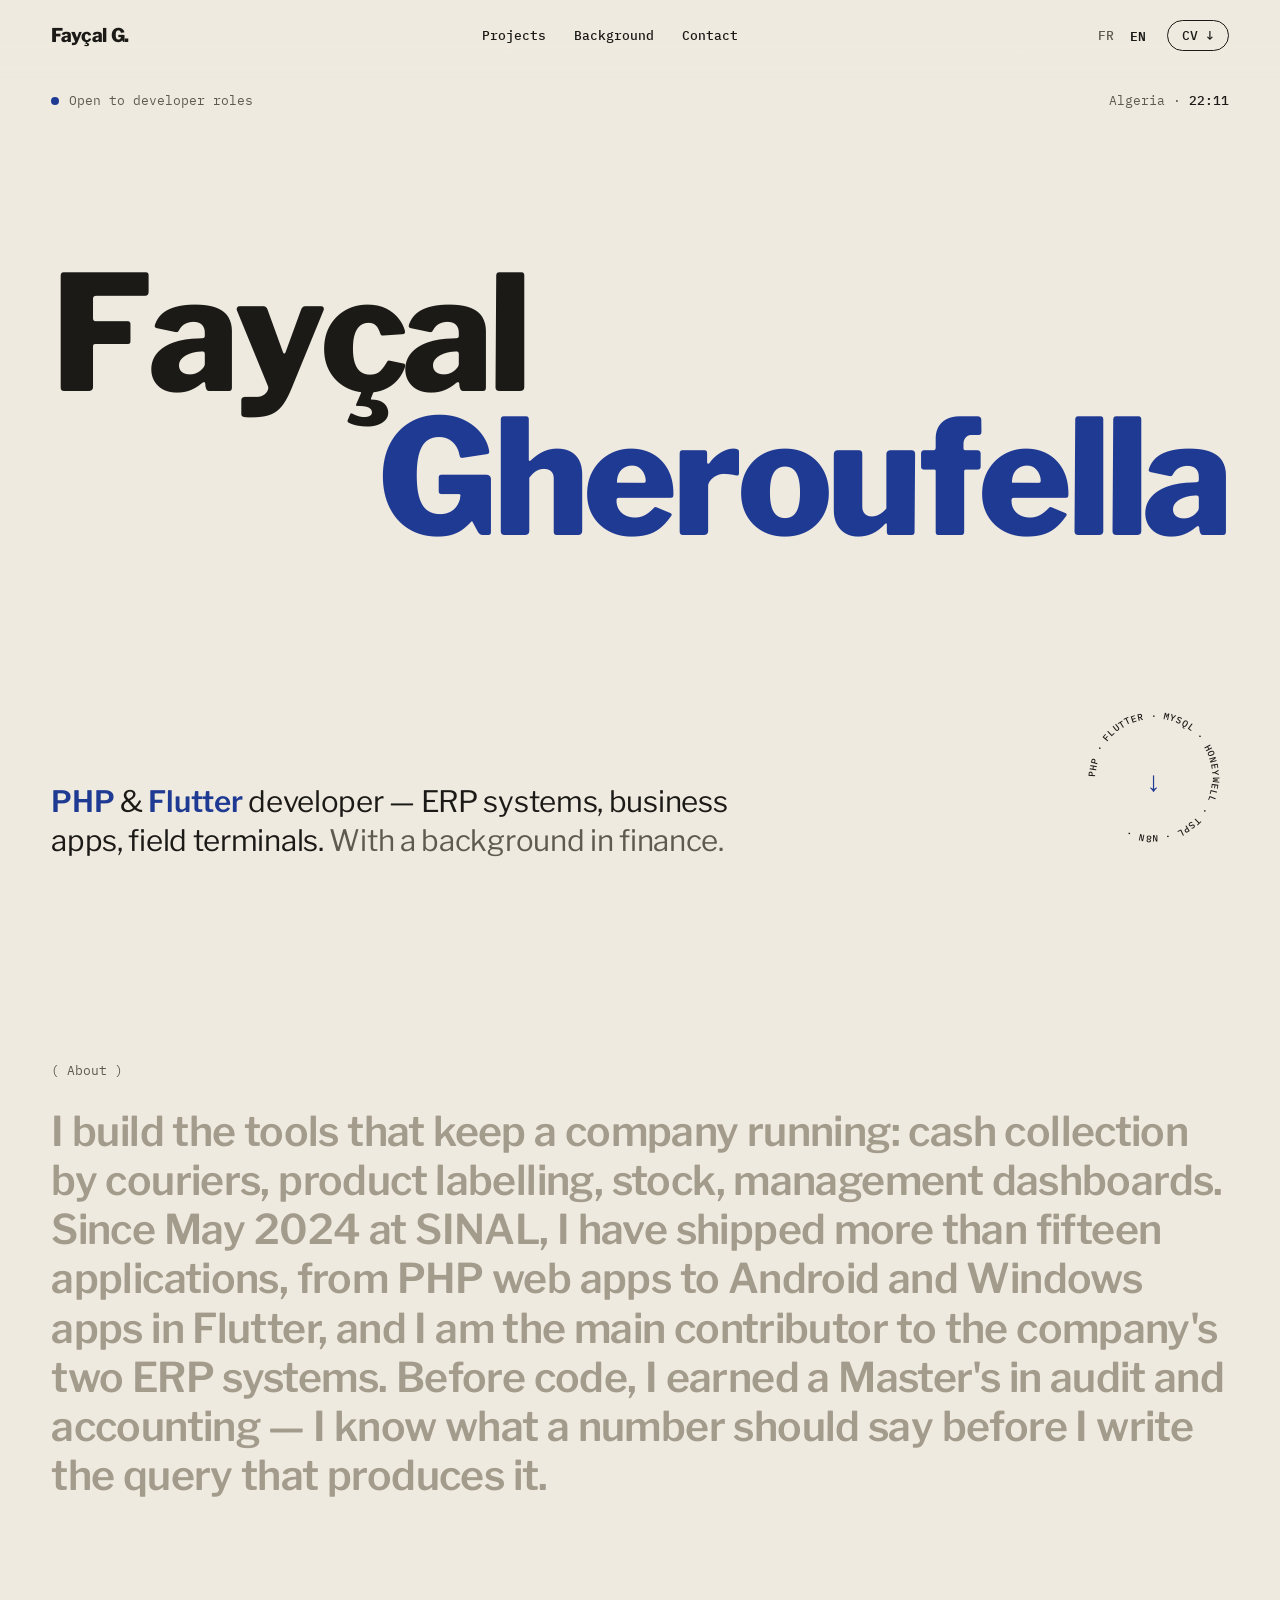
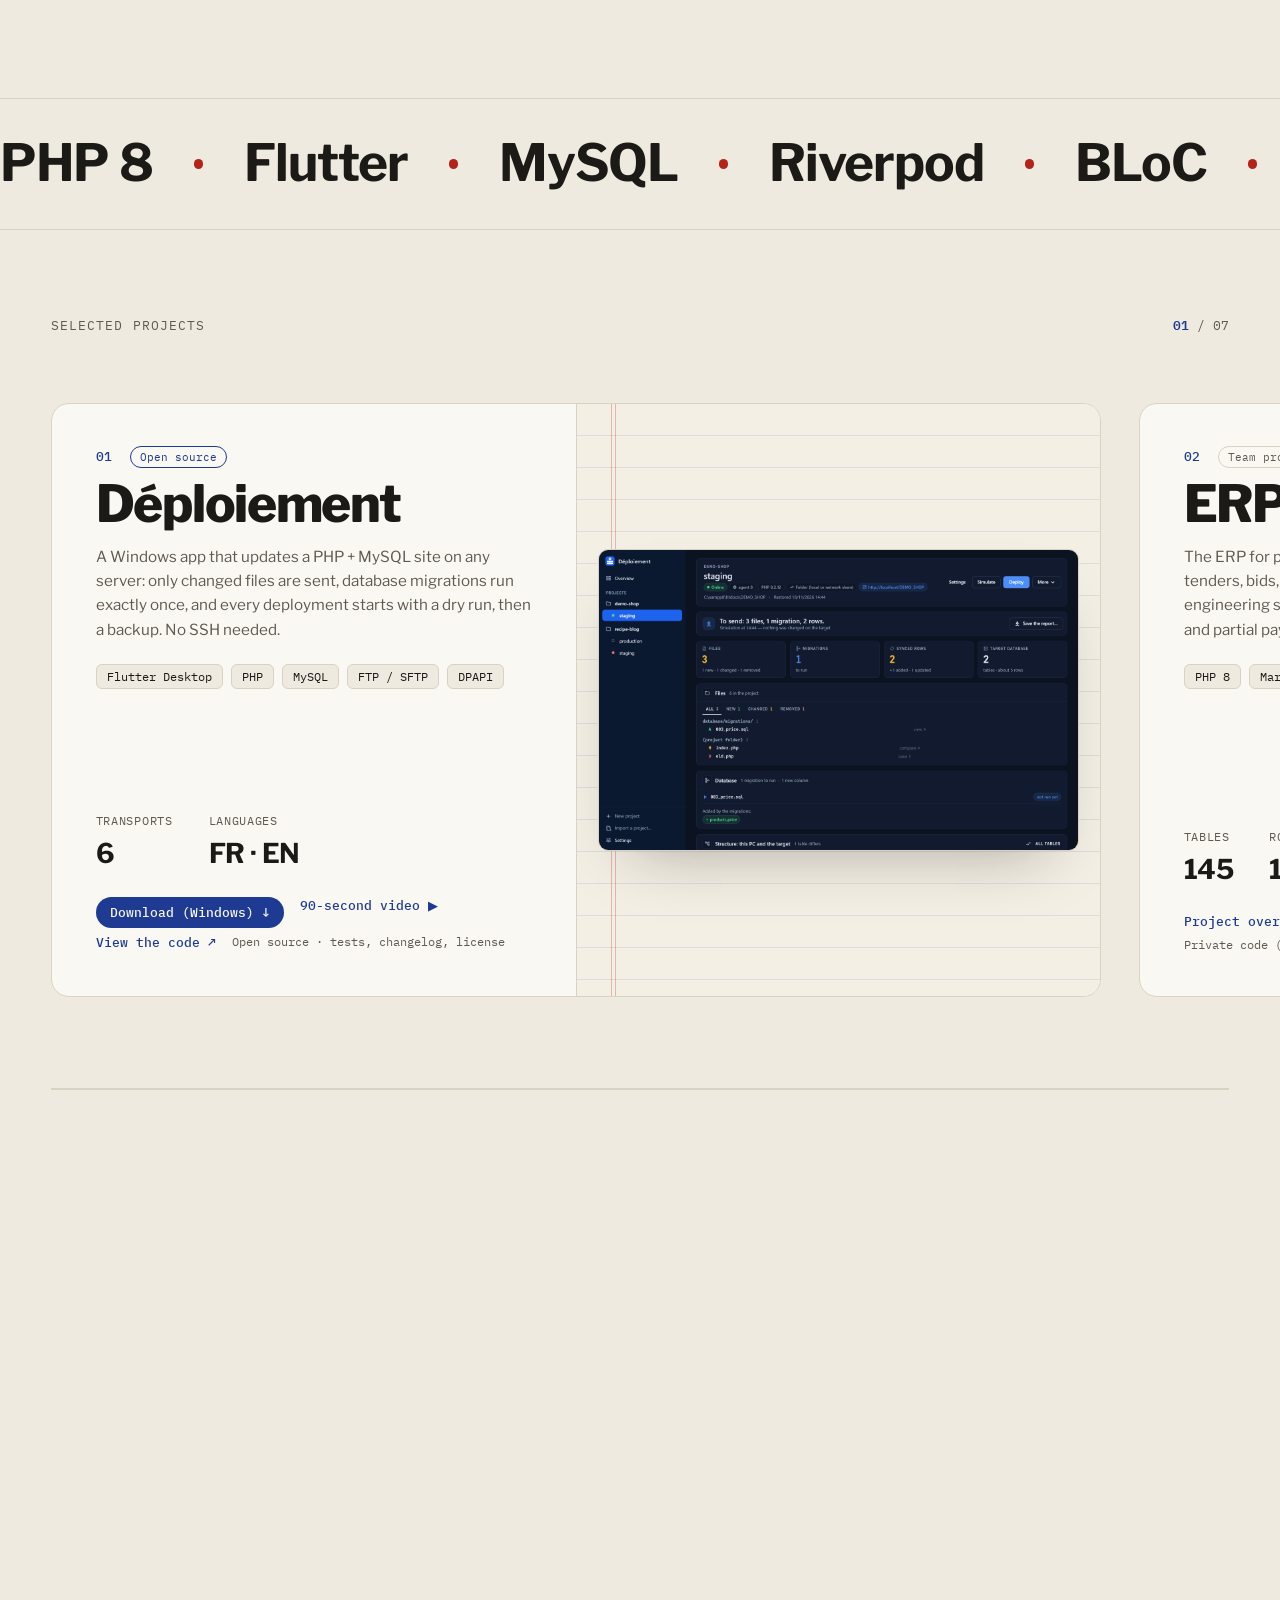
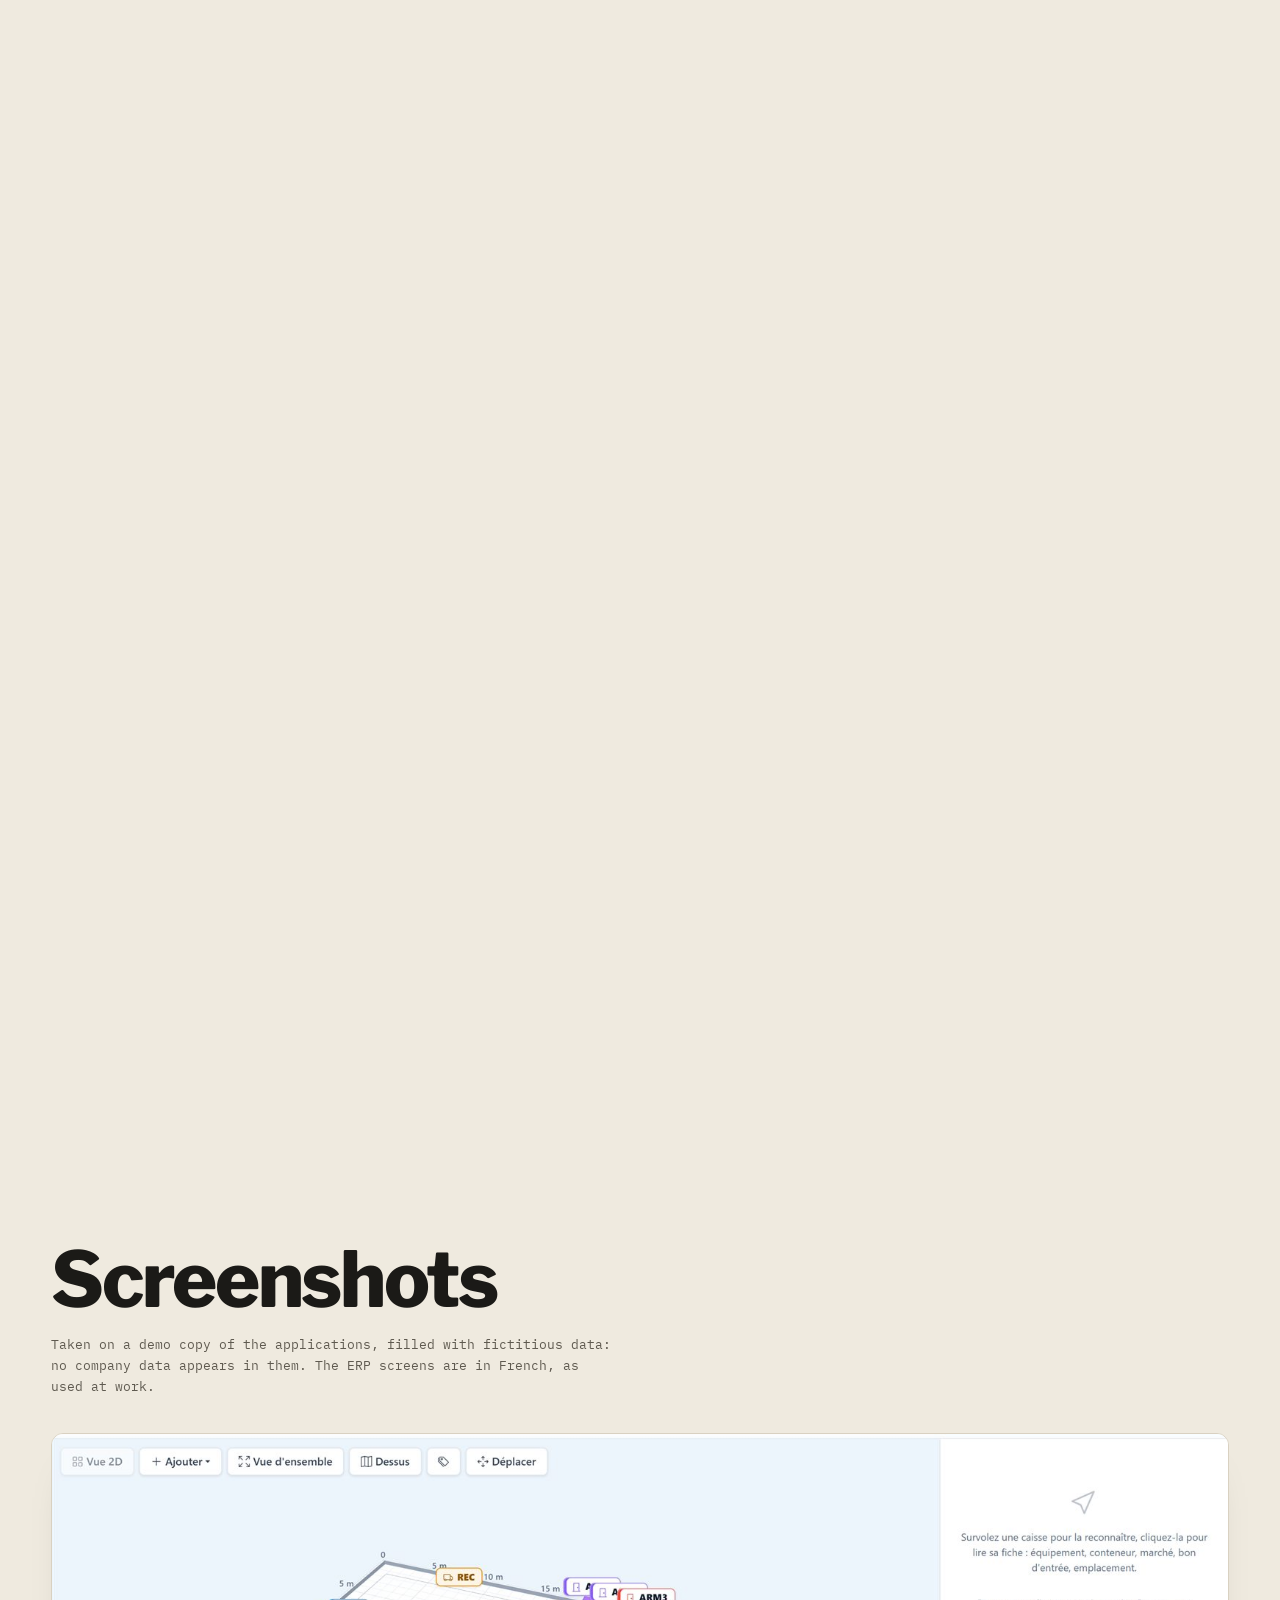
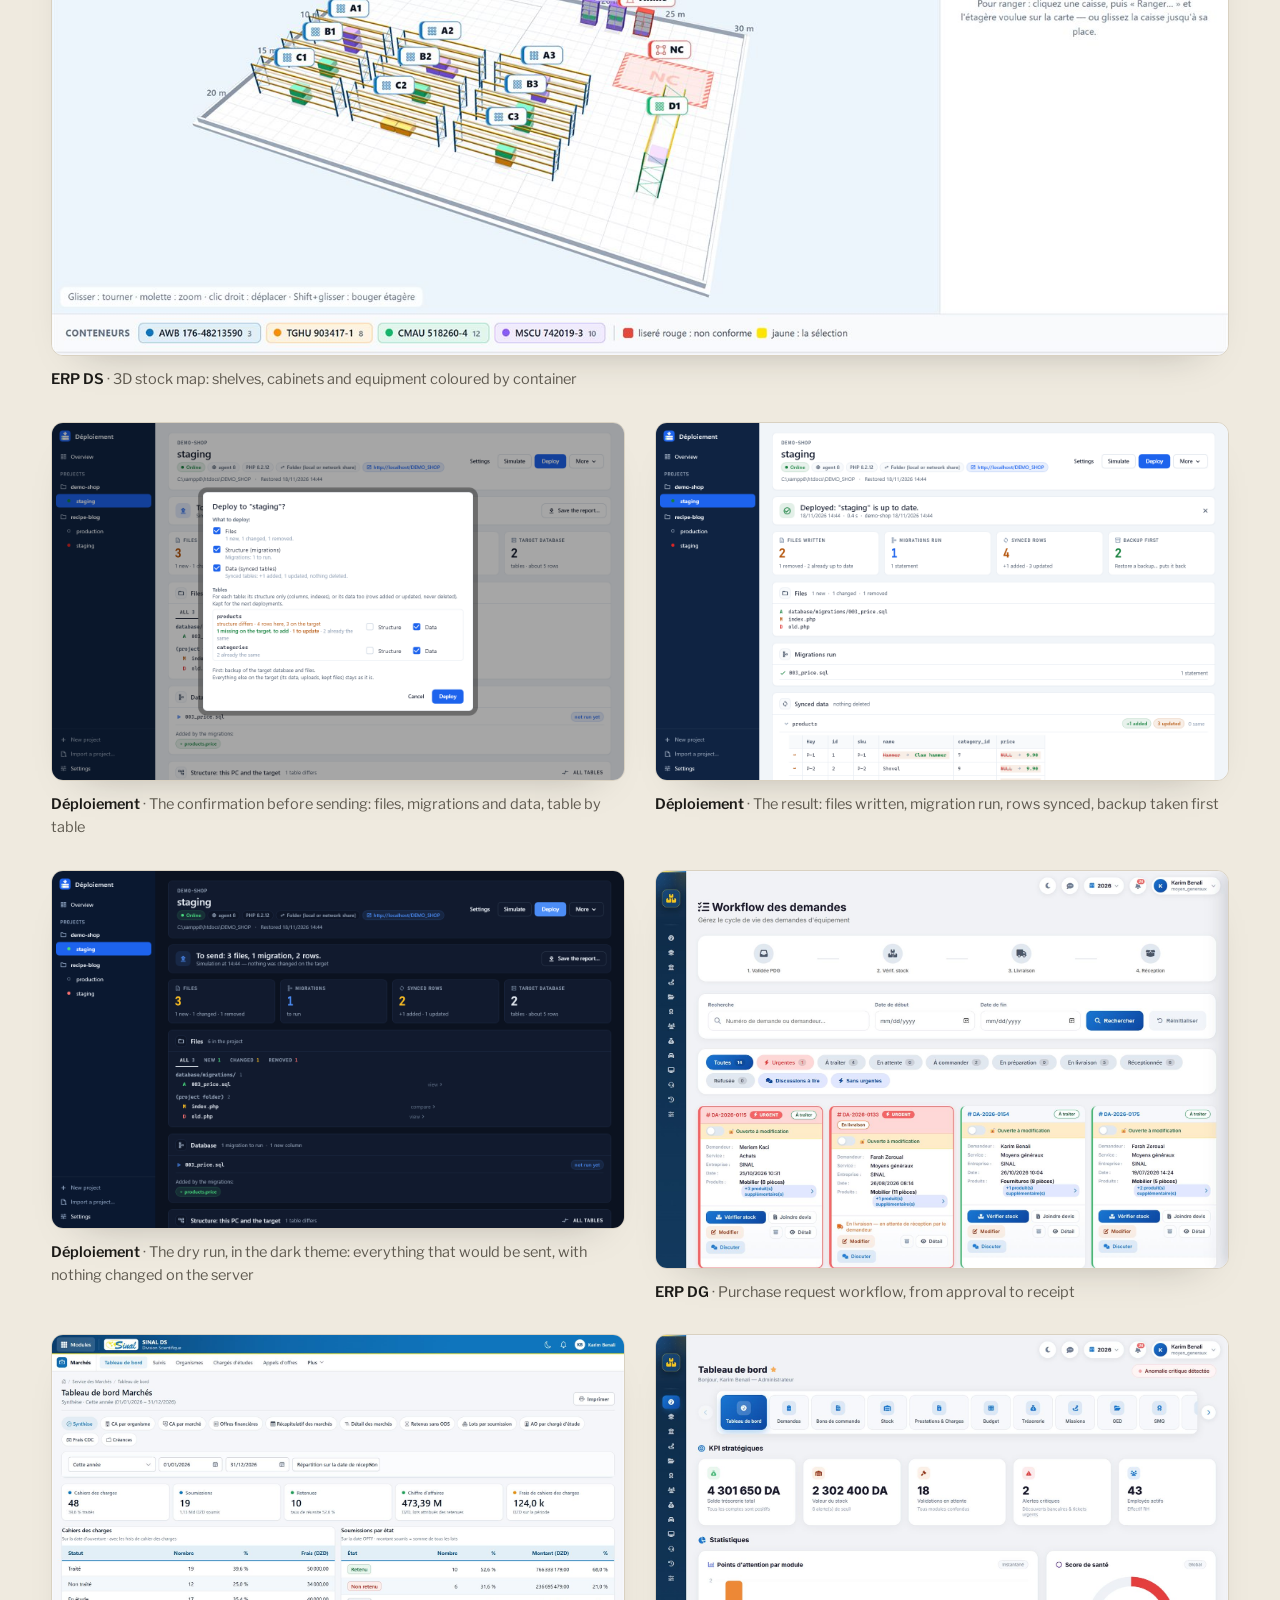
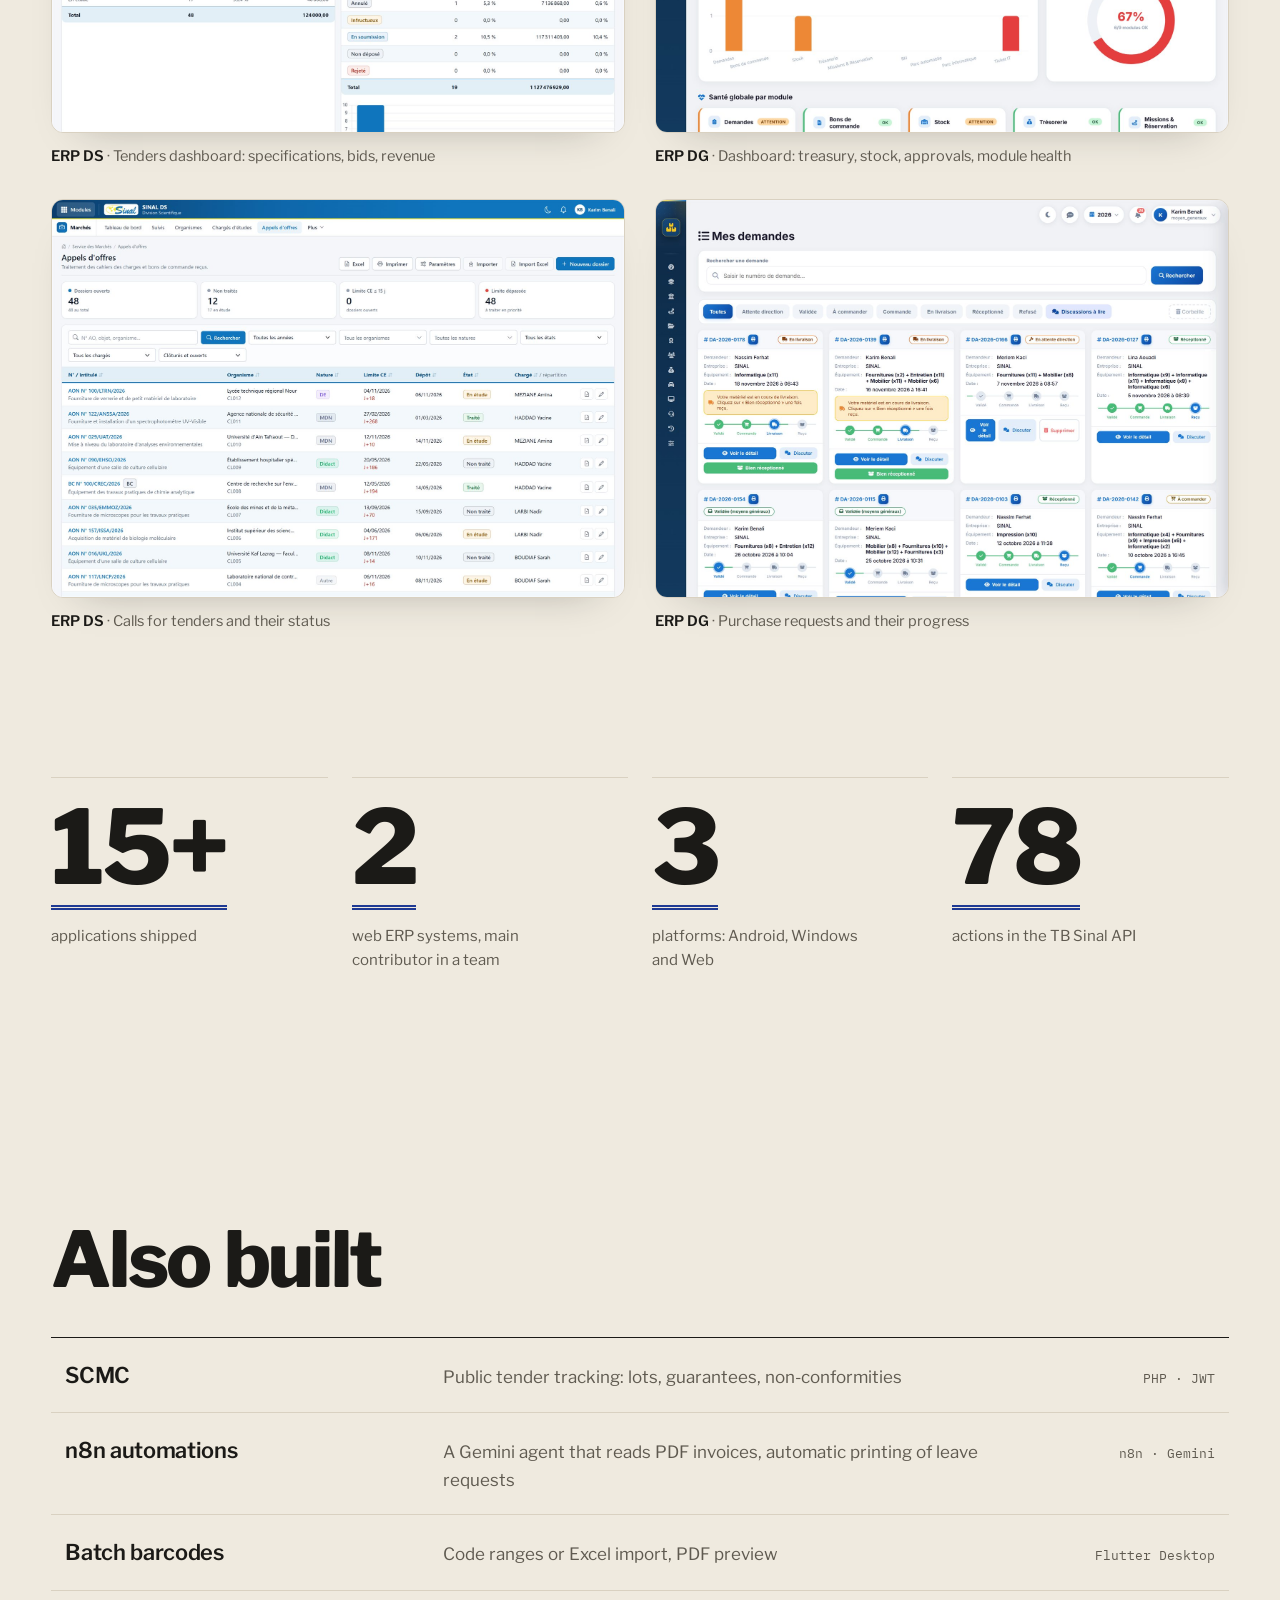
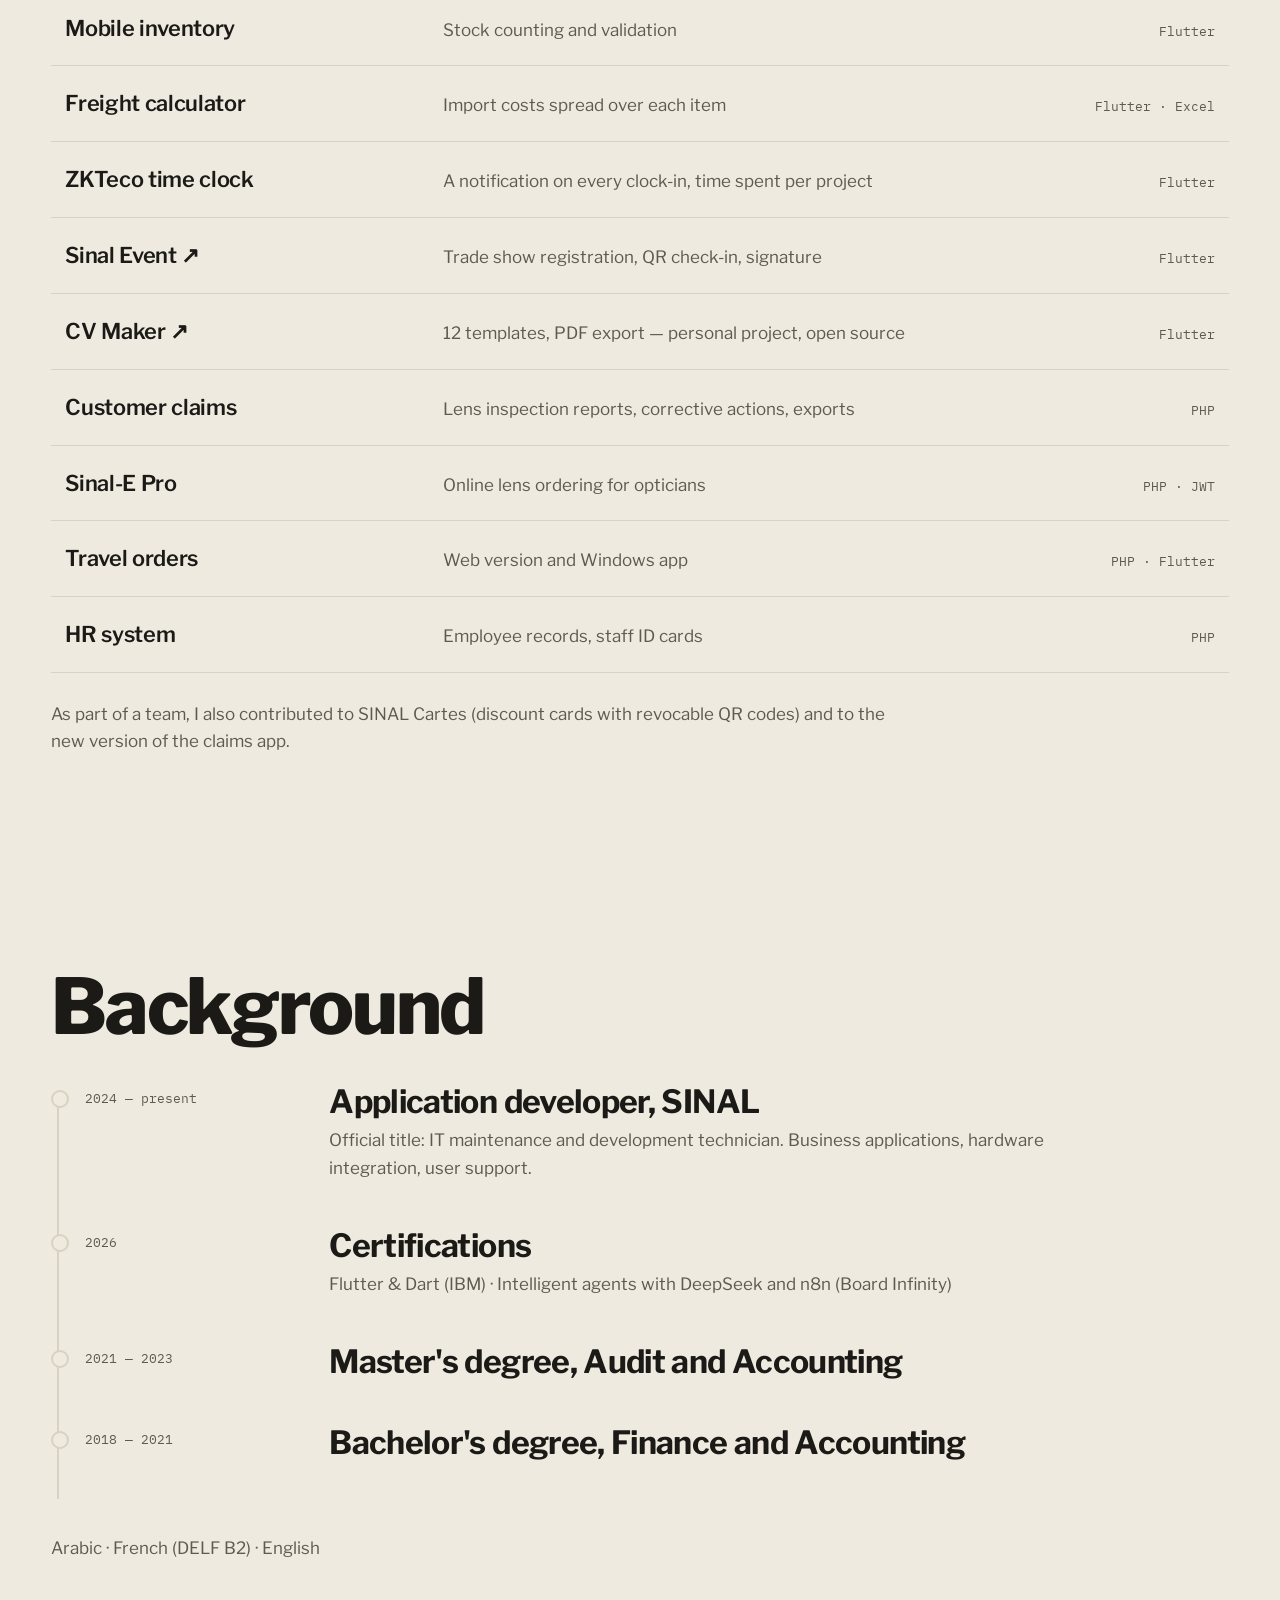
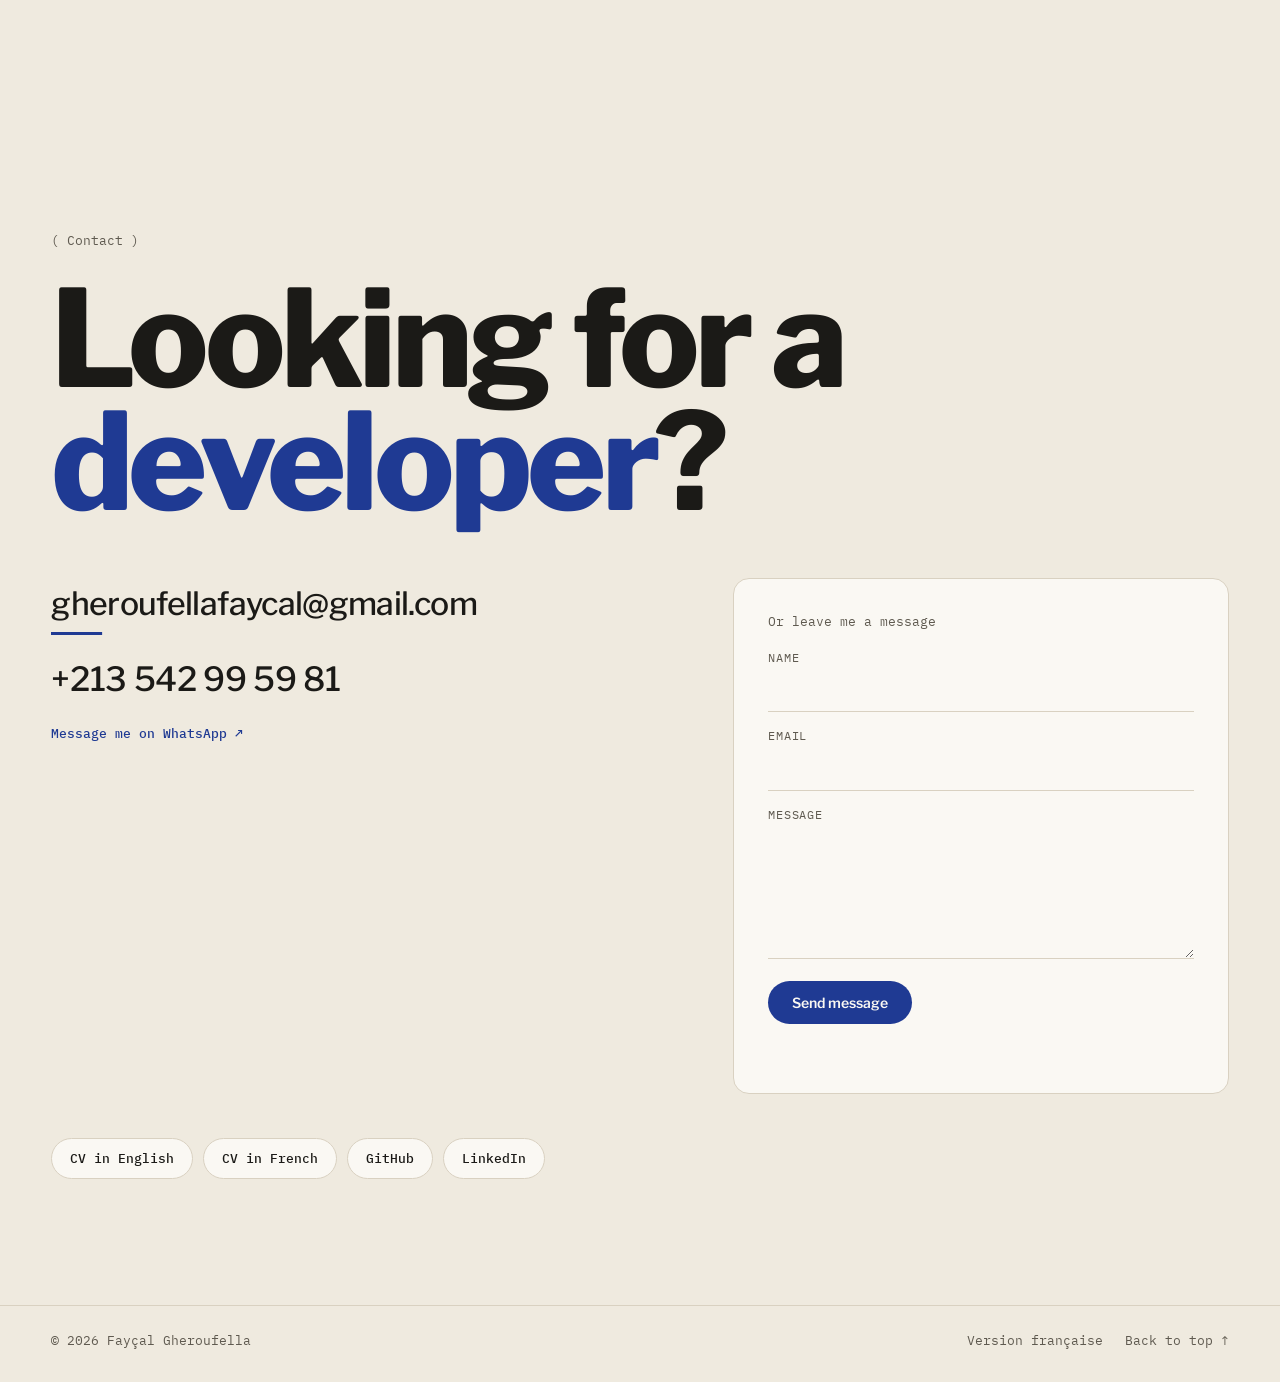
<file: en/index.html>
<!doctype html>
<html lang="en">
<head>
<meta charset="utf-8">
<meta name="viewport" content="width=device-width, initial-scale=1">
<meta name="color-scheme" content="light">
<title>Fayçal Gheroufella — PHP &amp; Flutter Developer</title>
<meta name="description" content="PHP and Flutter developer based in Algeria: business applications, Honeywell handheld terminals, thermal printing, ERP systems. Master's degree in audit and accounting.">
<meta name="theme-color" content="#efeadf">
<link rel="canonical" href="https://faysal12369.github.io/faysal/en/">
<link rel="alternate" hreflang="fr" href="https://faysal12369.github.io/faysal/">
<link rel="alternate" hreflang="en" href="https://faysal12369.github.io/faysal/en/">
<link rel="alternate" hreflang="x-default" href="https://faysal12369.github.io/faysal/">
<link rel="icon" href="../favicon.svg" type="image/svg+xml">
<meta property="og:type" content="website">
<meta property="og:url" content="https://faysal12369.github.io/faysal/en/">
<meta property="og:title" content="Fayçal Gheroufella — PHP &amp; Flutter Developer">
<meta property="og:description" content="ERP systems, business apps and field terminals. A developer with a finance background: Master's in audit and accounting.">
<meta property="og:image" content="https://faysal12369.github.io/faysal/img/og-en.png">
<meta property="og:image:width" content="1200">
<meta property="og:image:height" content="630">
<meta property="og:locale" content="en_US">
<meta property="og:locale:alternate" content="fr_FR">
<meta name="twitter:card" content="summary_large_image">
<link rel="preconnect" href="https://fonts.googleapis.com">
<link rel="preconnect" href="https://fonts.gstatic.com" crossorigin>
<link href="https://fonts.googleapis.com/css2?family=Libre+Franklin:wght@400;500;600;700;800&family=IBM+Plex+Mono:wght@400;500&display=swap" rel="stylesheet">
<link rel="stylesheet" href="../style.css">
</head>
<body>

<div class="curtain" aria-hidden="true"></div>

<header class="nav">
  <a class="brand" href="#top">Fayçal&nbsp;G.</a>
  <nav>
    <a href="#projects">Projects</a>
    <a href="#background">Background</a>
    <a href="#contact">Contact</a>
  </nav>
  <div class="nav-end">
    <div class="lang" aria-label="Language"><a href="../" hreflang="fr" lang="fr" title="Version française">FR</a><span aria-current="true">EN</span></div>
    <a class="nav-cv" href="../cv/CV_Faycal_Gheroufella_EN.pdf">CV ↓</a>
  </div>
</header>

<main id="top">

<!-- HERO -->
<section class="hero">
  <div class="hero-meta">
    <span><i class="dot"></i>Open to developer roles</span>
    <span>Algeria · <b id="clock">--:--</b></span>
  </div>
  <h1 class="name" aria-label="Fayçal Gheroufella">
    <span class="row r1" data-split>Fayçal</span>
    <span class="row r2" data-split>Gheroufella</span>
  </h1>
  <div class="hero-foot">
    <p class="role"><em>PHP</em> &amp; <em>Flutter</em> developer — ERP systems, business apps, field terminals. <span class="role-plus">With a background in finance.</span></p>
    <div class="badge" aria-hidden="true">
      <svg viewBox="0 0 200 200">
        <defs><path id="circle" d="M100,100 m-78,0 a78,78 0 1,1 156,0 a78,78 0 1,1 -156,0"/></defs>
        <text><textPath href="#circle">PHP · FLUTTER · MYSQL · HONEYWELL · TSPL · N8N · </textPath></text>
      </svg>
      <span class="badge-arrow">↓</span>
    </div>
  </div>
</section>

<!-- MANIFESTO: words light up while scrolling -->
<section class="manifesto" id="intro">
  <p class="kicker">( About )</p>
  <p class="words" data-words>I build the tools that keep a company running: cash collection by couriers, product labelling, stock, management dashboards. Since May 2024 at SINAL, I have shipped more than fifteen applications, from PHP web apps to Android and Windows apps in Flutter, and I am the main contributor to the company's two ERP systems. Before code, I earned a Master's in audit and accounting — I know what a number should say before I write the query that produces it.</p>
</section>

<!-- MARQUEE -->
<div class="marquee" aria-hidden="true">
  <div class="marquee-track">
    <span>PHP 8</span><span>Flutter</span><span>MySQL</span><span>Riverpod</span><span>BLoC</span><span>Honeywell SDK</span><span>TSPL</span><span>n8n</span><span>Google Gemini</span><span>HFSQL / ODBC</span><span>ZKTeco</span><span>JWT</span><span>WinDev Mobile</span>
    <span>PHP 8</span><span>Flutter</span><span>MySQL</span><span>Riverpod</span><span>BLoC</span><span>Honeywell SDK</span><span>TSPL</span><span>n8n</span><span>Google Gemini</span><span>HFSQL / ODBC</span><span>ZKTeco</span><span>JWT</span><span>WinDev Mobile</span>
  </div>
</div>

<!-- HORIZONTAL PROJECTS -->
<section class="hscroll" id="projects">
  <div class="pin">
    <div class="hs-head">
      <h2>Selected projects</h2>
      <p class="hs-count"><b id="hs-index">01</b> / 07</p>
    </div>
    <div class="track">

      <article class="card">
        <div class="card-text">
          <p class="card-num">01 <span class="team open">Open source</span></p>
          <h3>Déploiement</h3>
          <p class="card-lead">A Windows app that updates a PHP + MySQL site on any server: only changed files are sent, database migrations run exactly once, and every deployment starts with a dry run, then a backup. No SSH needed.</p>
          <ul class="tags"><li>Flutter Desktop</li><li>PHP</li><li>MySQL</li><li>FTP / SFTP</li><li>DPAPI</li></ul>
          <dl class="stats"><div><dt>Transports</dt><dd>6</dd></div><div><dt>Languages</dt><dd>FR · EN</dd></div></dl>
          <p class="card-foot"><a class="card-link card-dl" href="https://github.com/faysal12369/deploiement/releases/latest">Download (Windows) ↓</a><a class="card-link" href="../video/deploiement-en.mp4" data-video>90-second video ▶</a><a class="card-link" href="https://github.com/faysal12369/deploiement">View the code ↗</a><span>Open source · tests, changelog, license</span></p>
        </div>
        <div class="card-visual">
          <img class="shot" src="../img/deploiement.png" width="1440" height="900" decoding="async" alt="Déploiement window: dry run before upload, with 3 files, 1 migration and 2 rows to sync">
        </div>
      </article>

      <article class="card">
        <div class="card-text">
          <p class="card-num">02 <span class="team">Team project · main contributor</span></p>
          <h3>ERP DS</h3>
          <p class="card-lead">The ERP for public tenders, purchasing and logistics: calls for tenders, bids, lots, contracts and bank guarantees, engineering studies, purchase orders, containers, deliveries and partial payments — plus stock and a document drive.</p>
          <ul class="tags"><li>PHP 8</li><li>MariaDB</li><li>Docker</li><li>n8n</li><li>Tesseract OCR</li></ul>
          <dl class="stats"><div><dt>Tables</dt><dd>145</dd></div><div><dt>Roles</dt><dd>18</dd></div><div><dt>Permissions</dt><dd>~165</dd></div></dl>
          <p class="card-foot"><a class="card-link" href="https://github.com/faysal12369/erp-ds">Project overview ↗</a><span>Private code (SINAL) · demo at interview</span></p>
        </div>
        <div class="card-visual">
          <ol class="pipeline">
            <li>Call for tenders</li><li>Feasibility study</li><li>Bid</li><li>Lot awarded</li><li>Contract &amp; guarantee</li>
            <li>Supplier order</li><li>Container</li><li>Stock receipt</li><li>Delivery</li><li>Payment</li>
          </ol>
        </div>
      </article>

      <article class="card">
        <div class="card-text">
          <p class="card-num">03 <span class="team">Team project · main contributor</span></p>
          <h3>ERP DG</h3>
          <p class="card-lead">The ERP for General Services: purchase requests approved all the way up to the CEO, purchase orders, stock with a 3D map of storage locations, treasury, assets, business trips, vehicle fleet, HR, versioned document management, quality and IT tickets. Legacy HFSQL databases are imported into it.</p>
          <ul class="tags"><li>PHP</li><li>MySQL</li><li>n8n</li><li>ODBC / HFSQL</li><li>Chart.js</li></ul>
          <dl class="stats"><div><dt>Tables</dt><dd>~120</dd></div><div><dt>API endpoints</dt><dd>~150</dd></div></dl>
          <p class="card-foot"><a class="card-link" href="https://github.com/faysal12369/erp-dg">Project overview ↗</a><span>Private code (SINAL) · demo at interview</span></p>
        </div>
        <div class="card-visual">
          <ol class="approval">
            <li><b>Purchase request</b><span>Department</span></li>
            <li><b>Authorising officer</b><span>Approved</span></li>
            <li><b>Admin director</b><span>Approved</span></li>
            <li><b>CEO</b><span>Approved</span></li>
            <li><b>Purchase order</b><span>Issued</span></li>
          </ol>
        </div>
      </article>

      <article class="card">
        <div class="card-text">
          <p class="card-num">04</p>
          <h3>SinalGo</h3>
          <p class="card-lead">The courier's app at the moment of delivery: the courier scans the delivery note with the Honeywell scanner, the app checks that it has not already been paid, then records the payment, the customer's signature and the GPS position.</p>
          <ul class="tags"><li>Flutter</li><li>WinDev Mobile</li><li>PHP</li><li>Honeywell SDK</li></ul>
          <dl class="stats"><div><dt>Terminal</dt><dd>Honeywell</dd></div><div><dt>Platform</dt><dd>Android</dd></div></dl>
          <p class="card-foot"><a class="card-link" href="https://github.com/faysal12369/sinalgo">Project overview ↗</a><span>Private code (SINAL) · demo at interview</span></p>
        </div>
        <div class="card-visual">
          <div class="phone">
            <div class="phone-screen">
              <p class="ph-title">Cash collection</p>
              <div class="ph-scan"><span class="ph-bars"></span><i class="ph-laser"></i></div>
              <ol class="ph-steps">
                <li>Delivery note scanned</li>
                <li>Note checked — unpaid</li>
                <li>Customer signature</li>
                <li>GPS position saved</li>
                <li>Paid</li>
              </ol>
            </div>
          </div>
        </div>
      </article>

      <article class="card">
        <div class="card-text">
          <p class="card-num">05</p>
          <h3>TSPL Labels</h3>
          <p class="card-lead">A Windows app that draws the label as a 1-bit image at 203 dpi, translates it into TSPL commands and sends it straight to the print spooler through <code>winspool.dll</code>, called from Dart. CE marking, IMEI and serial number as Code128.</p>
          <ul class="tags"><li>Flutter Desktop</li><li>dart:ffi</li><li>TSPL</li><li>Code128</li></ul>
          <dl class="stats"><div><dt>Format</dt><dd>60 × 40 mm</dd></div><div><dt>Resolution</dt><dd>480 × 320 dots</dd></div></dl>
          <p class="card-foot"><a class="card-link" href="https://github.com/faysal12369/xprinter-label-printing">Project overview ↗</a><span>Private code (SINAL) · demo at interview</span></p>
        </div>
        <div class="card-visual">
          <div class="feed">
            <div class="feed-slot"></div>
            <div class="feed-label">
              <div class="fl-top"><b>CE</b><span>BRAND <strong>DEMO</strong><br>MODEL <strong>X1-PRO</strong></span></div>
              <svg class="bc" data-code="356938035643809" viewBox="0 0 300 40" preserveAspectRatio="none"></svg>
              <p>IMEI 356938035643809</p>
              <svg class="bc" data-code="XP24A0193" viewBox="0 0 300 40" preserveAspectRatio="none"></svg>
              <p>S/N XP24A0193</p>
            </div>
          </div>
        </div>
      </article>

      <article class="card">
        <div class="card-text">
          <p class="card-num">06</p>
          <h3>ERP in Flutter Web</h3>
          <p class="card-lead">The front end of the company's ERP: 22 modules, from calls for tenders to the shared drive. Labels and location QR codes for the stock, and the architecture of an AI assistant — n8n and Google Gemini, limited to the user's own permissions.</p>
          <ul class="tags"><li>Flutter Web</li><li>Riverpod</li><li>go_router</li><li>dio</li></ul>
          <dl class="stats"><div><dt>Modules</dt><dd>22</dd></div><div><dt>Tests</dt><dd>Automated</dd></div></dl>
          <p class="card-foot"><a class="card-link" href="https://github.com/faysal12369/sinal-erp-flutter">Project overview ↗</a><span>Private code (SINAL) · demo at interview</span></p>
        </div>
        <div class="card-visual">
          <div class="modules" id="modules"></div>
        </div>
      </article>

      <article class="card">
        <div class="card-text">
          <p class="card-num">07</p>
          <h3>TB Sinal</h3>
          <p class="card-lead">The management dashboard: sales, collections and receivables by sales rep, branch, customer and product family. The project where the finance training matters most — a receivable is not a collection.</p>
          <ul class="tags"><li>Flutter BLoC</li><li>PHP</li><li>MySQL</li><li>Google Maps</li></ul>
          <dl class="stats"><div><dt>API</dt><dd>79 actions</dd></div><div><dt>Database</dt><dd>~40 tables</dd></div></dl>
          <p class="card-foot"><a class="card-link" href="https://github.com/faysal12369/tb-sinal-dashboard">Project overview ↗</a><span>Private code (SINAL) · demo at interview</span></p>
        </div>
        <div class="card-visual">
          <ul class="kpis">
            <li><span>Sales by rep</span><i></i></li>
            <li><span>Sales by branch</span><i></i></li>
            <li><span>Top customers</span><i></i></li>
            <li><span>Receivables</span><i></i></li>
            <li><span>Inactive customers</span><i></i></li>
            <li><span>Sales by product family</span><i></i></li>
          </ul>
        </div>
      </article>

    </div>
    <div class="hs-progress"><span id="hs-bar"></span></div>
  </div>
</section>

<!-- SCREENSHOTS (demo copies filled with fictitious data) -->
<section class="shots" id="screenshots">
  <h2 class="sec-title">Screenshots</h2>
  <p class="shots-note">Taken on a demo copy of the applications, filled with fictitious data: no company data appears in them. The ERP screens are in French, as used at work.</p>
  <div class="shots-grid">
    <figure class="shot-fig wide"><a href="../img/shots/ds-stock-3d.jpg" target="_blank" rel="noopener"><img src="../img/shots/ds-stock-3d.jpg" width="1600" height="708" loading="lazy" alt="ERP DS: 3D stock map with shelves, cabinets, a receiving area and equipment coloured by container"></a><figcaption><b>ERP DS</b> · 3D stock map: shelves, cabinets and equipment coloured by container</figcaption></figure>
    <figure class="shot-fig"><a href="../img/shots/dep-confirmation.png" target="_blank" rel="noopener"><img src="../img/shots/dep-confirmation.png" width="1440" height="900" loading="lazy" alt="Déploiement: confirmation window before sending, with files, structure and data table by table"></a><figcaption><b>Déploiement</b> · The confirmation before sending: files, migrations and data, table by table</figcaption></figure>
    <figure class="shot-fig"><a href="../img/shots/dep-resultat.png" target="_blank" rel="noopener"><img src="../img/shots/dep-resultat.png" width="1440" height="900" loading="lazy" alt="Déploiement: result of a deployment, with files written, the migration run and rows synced"></a><figcaption><b>Déploiement</b> · The result: files written, migration run, rows synced, backup taken first</figcaption></figure>
    <figure class="shot-fig"><a href="../img/shots/dep-theme-sombre.png" target="_blank" rel="noopener"><img src="../img/shots/dep-theme-sombre.png" width="1440" height="900" loading="lazy" alt="Déploiement: dry run in the dark theme, 3 files, 1 migration and 2 rows to send"></a><figcaption><b>Déploiement</b> · The dry run, in the dark theme: everything that would be sent, with nothing changed on the server</figcaption></figure>
    <figure class="shot-fig"><a href="../img/shots/dg-workflow.jpg" target="_blank" rel="noopener"><img src="../img/shots/dg-workflow.jpg" width="1600" height="1111" loading="lazy" alt="ERP DG: purchase request workflow, from approval to receipt"></a><figcaption><b>ERP DG</b> · Purchase request workflow, from approval to receipt</figcaption></figure>
    <figure class="shot-fig"><a href="../img/shots/ds-tableau-de-bord.jpg" target="_blank" rel="noopener"><img src="../img/shots/ds-tableau-de-bord.jpg" width="1600" height="1111" loading="lazy" alt="ERP DS: tenders dashboard"></a><figcaption><b>ERP DS</b> · Tenders dashboard: specifications, bids, revenue</figcaption></figure>
    <figure class="shot-fig"><a href="../img/shots/dg-tableau-de-bord.jpg" target="_blank" rel="noopener"><img src="../img/shots/dg-tableau-de-bord.jpg" width="1600" height="1111" loading="lazy" alt="ERP DG: dashboard with treasury, stock and module health"></a><figcaption><b>ERP DG</b> · Dashboard: treasury, stock, approvals, module health</figcaption></figure>
    <figure class="shot-fig"><a href="../img/shots/ds-appels-offres.jpg" target="_blank" rel="noopener"><img src="../img/shots/ds-appels-offres.jpg" width="1600" height="1111" loading="lazy" alt="ERP DS: list of calls for tenders"></a><figcaption><b>ERP DS</b> · Calls for tenders and their status</figcaption></figure>
    <figure class="shot-fig"><a href="../img/shots/dg-demandes.jpg" target="_blank" rel="noopener"><img src="../img/shots/dg-demandes.jpg" width="1600" height="1111" loading="lazy" alt="ERP DG: purchase requests and their progress"></a><figcaption><b>ERP DG</b> · Purchase requests and their progress</figcaption></figure>
  </div>
</section>

<!-- NUMBERS -->
<section class="numbers">
  <div><b data-count="15" data-suffix="+">15+</b><span>applications shipped</span></div>
  <div><b data-count="2">2</b><span>web ERP systems, main contributor in a team</span></div>
  <div><b data-count="3">3</b><span>platforms: Android, Windows and Web</span></div>
  <div><b data-count="79">79</b><span>actions in the TB Sinal API</span></div>
</section>

<!-- OTHER WORK -->
<section class="more">
  <h2 class="sec-title">Also built</h2>
  <ul class="list">
    <li><span class="l-name">SCMC</span><span class="l-desc">Public tender tracking: lots, guarantees, non-conformities</span><span class="l-tech">PHP · JWT</span></li>
    <li><span class="l-name">n8n automations</span><span class="l-desc">A Gemini agent that reads PDF invoices, automatic printing of leave requests</span><span class="l-tech">n8n · Gemini</span></li>
    <li><span class="l-name">Batch barcodes</span><span class="l-desc">Code ranges or Excel import, PDF preview</span><span class="l-tech">Flutter Desktop</span></li>
    <li><span class="l-name">Mobile inventory</span><span class="l-desc">Stock counting and validation</span><span class="l-tech">Flutter</span></li>
    <li><span class="l-name">Freight calculator</span><span class="l-desc">Import costs spread over each item</span><span class="l-tech">Flutter · Excel</span></li>
    <li><span class="l-name">ZKTeco time clock</span><span class="l-desc">A notification on every clock-in, time spent per project</span><span class="l-tech">Flutter</span></li>
    <li><a class="l-name" href="https://github.com/faysal12369/sinal_event">Sinal Event ↗</a><span class="l-desc">Trade show registration, QR check-in, signature</span><span class="l-tech">Flutter</span></li>
    <li><a class="l-name" href="https://github.com/faysal12369/cv-maker">CV Maker ↗</a><span class="l-desc">12 templates, PDF export — personal project, open source</span><span class="l-tech">Flutter</span></li>
    <li><span class="l-name">Customer claims</span><span class="l-desc">Lens inspection reports, corrective actions, exports</span><span class="l-tech">PHP</span></li>
    <li><span class="l-name">Sinal-E Pro</span><span class="l-desc">Online lens ordering for opticians</span><span class="l-tech">PHP · JWT</span></li>
    <li><span class="l-name">Travel orders</span><span class="l-desc">Web version and Windows app</span><span class="l-tech">PHP · Flutter</span></li>
    <li><span class="l-name">HR system</span><span class="l-desc">Employee records, staff ID cards</span><span class="l-tech">PHP</span></li>
  </ul>
  <p class="aside">As part of a team, I also contributed to SINAL Cartes (discount cards with revocable QR codes) and to the new version of the claims app.</p>
</section>

<!-- TIMELINE -->
<section class="journey" id="background">
  <h2 class="sec-title">Background</h2>
  <ol class="timeline" id="timeline">
    <li><span class="t-when">2024 — present</span><div><h3>Application developer, SINAL</h3><p>Official title: IT maintenance and development technician. Business applications, hardware integration, user support.</p></div></li>
    <li><span class="t-when">2026</span><div><h3>Certifications</h3><p>Flutter &amp; Dart (IBM) · Intelligent agents with DeepSeek and n8n (Board Infinity)</p></div></li>
    <li><span class="t-when">2021 — 2023</span><div><h3>Master's degree, Audit and Accounting</h3></div></li>
    <li><span class="t-when">2018 — 2021</span><div><h3>Bachelor's degree, Finance and Accounting</h3></div></li>
  </ol>
  <p class="aside">Arabic · French (DELF B2) · English</p>
</section>

<!-- CONTACT -->
<section class="contact" id="contact">
  <p class="kicker">( Contact )</p>
  <h2 class="big-cta">Looking for a<br><em>developer</em>?</h2>

  <div class="contact-grid">
    <div class="direct">
      <a class="mail" href="mailto:gheroufellafaycal@gmail.com"><span>gheroufellafaycal@gmail.com</span></a>
      <a class="tel" href="tel:+213542995981">+213 542 99 59 81</a>
      <a class="wa" href="https://wa.me/213542995981" target="_blank" rel="noopener">Message me on WhatsApp ↗</a>
    </div>

    <form class="form" id="contact-form" action="https://formsubmit.co/gheroufellafaycal@gmail.com" method="POST" novalidate>
      <p class="form-title">Or leave me a message</p>
      <label><span>Name</span><input name="nom" autocomplete="name" required maxlength="120"></label>
      <label><span>Email</span><input name="email" type="email" autocomplete="email" required maxlength="160"></label>
      <label><span>Message</span><textarea name="message" rows="5" required maxlength="4000"></textarea></label>
      <input type="text" name="_honey" class="hp" tabindex="-1" autocomplete="off" aria-hidden="true">
      <input type="hidden" name="_subject" value="Portfolio (EN) — new message">
      <input type="hidden" name="_template" value="table">
      <input type="hidden" name="_captcha" value="false">
      <input type="hidden" name="_next" value="https://faysal12369.github.io/faysal/en/?sent=1#contact">
      <button type="submit">Send message</button>
      <p class="form-status" id="form-status" role="status" aria-live="polite"></p>
    </form>
  </div>

  <div class="links">
    <a href="../cv/CV_Faycal_Gheroufella_EN.pdf">CV in English</a>
    <a href="../cv/CV_Faycal_Gheroufella_FR.pdf">CV in French</a>
    <a href="https://github.com/faysal12369">GitHub</a>
    <a href="https://linkedin.com/in/faysal-gheroufella-4a7969355">LinkedIn</a>
  </div>
</section>

</main>

<footer class="foot">
  <span>© <span id="year">2026</span> Fayçal Gheroufella</span>
  <nav><a href="../" hreflang="fr" lang="fr">Version française</a><a href="#top">Back to top ↑</a></nav>
</footer>

<dialog class="video-dlg" id="video-dlg"><button type="button" class="dlg-close" aria-label="Close the video">×</button><video controls preload="none" playsinline></video></dialog>

<script src="../app.js"></script>
</body>
</html>
</file>
<file: style.css>
/* "Ledger" theme: paper, black ink, fountain-pen blue, and red ink used
   sparingly (type: Libre Franklin, a classic newspaper sans, and IBM Plex Mono) — the two inks of an accounting ledger, for a developer who
   trained in audit and accounting. */
:root {
  --bg: #efeadf;
  --bg2: #faf8f3;
  --bg3: #f4efe4;
  --text: #1b1a17;
  --muted: #5f5a50;
  --dim: #a39b8c;
  --line: #d9d1c1;
  --accent: #1f3a93;
  --accent-soft: rgba(31, 58, 147, .12);
  --red: #b42318;
  --on-accent: #faf8f3;
  --display: "Libre Franklin", "Segoe UI", Arial, sans-serif;
  --sans: "Libre Franklin", "Segoe UI", Arial, sans-serif;
  --mono: "IBM Plex Mono", Consolas, monospace;
  --gutter: clamp(18px, 4vw, 64px);
  --ease: cubic-bezier(.16, 1, .3, 1);
  --shadow: 0 30px 60px -32px rgba(27, 26, 23, .35);
  color-scheme: light;
}

* { box-sizing: border-box; }
html { -webkit-text-size-adjust: 100%; }
body {
  margin: 0;
  background: var(--bg);
  color: var(--text);
  font: 400 17px/1.6 var(--sans);
  overflow-x: hidden;
  -webkit-font-smoothing: antialiased;
}
a { color: inherit; text-decoration: none; }
code { font-family: var(--mono); font-size: .85em; }
::selection { background: var(--accent); color: var(--on-accent); }

/* ---------- Load curtain ---------- */
.curtain {
  position: fixed;
  inset: 0;
  z-index: 100;
  background: var(--accent);
  animation: lift 1s var(--ease) .15s forwards;
  pointer-events: none;
}
@keyframes lift { to { transform: translateY(-100%); } }

/* ---------- Nav ---------- */
.nav {
  position: fixed;
  top: 0;
  left: 0;
  right: 0;
  z-index: 50;
  display: flex;
  align-items: center;
  justify-content: space-between;
  gap: 16px;
  padding: 20px var(--gutter) 28px;
  font: 500 13px var(--mono);
  color: var(--text);
  background: linear-gradient(var(--bg) 55%, transparent);
}
.brand { font: 800 19px var(--display); letter-spacing: -.02em; }
.nav nav { display: flex; gap: 28px; }
.nav nav a { position: relative; }
.nav nav a::after { content: ""; position: absolute; left: 0; right: 0; bottom: -3px; height: 1px; background: currentColor; transform: scaleX(0); transform-origin: right; transition: transform .4s var(--ease); }
.nav nav a:hover::after { transform: scaleX(1); transform-origin: left; }
.nav-end { display: flex; align-items: center; gap: 14px; }
.lang { display: flex; align-items: center; gap: 2px; }
.lang a, .lang span { padding: 4px 7px; border-radius: 6px; color: var(--muted); transition: color .2s, background .2s; }
.lang a:hover { color: var(--accent); background: var(--accent-soft); }
.lang [aria-current] { color: var(--text); font-weight: 600; }
.nav-cv { border: 1px solid currentColor; border-radius: 99px; padding: 6px 14px; transition: background .25s, color .25s, border-color .25s; }
.nav-cv:hover { background: var(--accent); border-color: var(--accent); color: var(--on-accent); }

/* ---------- Hero ---------- */
.hero {
  min-height: 100svh;
  display: grid;
  grid-template-rows: auto 1fr auto;
  padding: 92px var(--gutter) 40px;
}
.hero-meta { display: flex; justify-content: space-between; gap: 16px; font: 400 12.5px var(--mono); color: var(--muted); }
.hero-meta b { color: var(--text); font-weight: 500; }
.dot { display: inline-block; width: 8px; height: 8px; border-radius: 50%; background: var(--accent); margin-right: 10px; box-shadow: 0 0 0 0 var(--accent); animation: ping 2.2s infinite; }
@keyframes ping { 0% { box-shadow: 0 0 0 0 rgba(31, 58, 147, .45); } 70%, 100% { box-shadow: 0 0 0 10px rgba(31, 58, 147, 0); } }
.name {
  align-self: center;
  margin: 0;
  font-family: var(--display);
  font-weight: 800;
  font-size: clamp(3.4rem, 12.5vw, 14rem);
  line-height: .9;
  letter-spacing: -.035em;
}
.name .row { display: block; white-space: nowrap; }
.name .r2 { text-align: right; color: var(--accent); }
/* Each letter rises out of its own mask; the mask is padded so descenders,
   the cedilla and italic overhangs are not clipped, and the padding is
   cancelled by margins. */
.char { display: inline-block; overflow: hidden; vertical-align: top; padding: 0 .1em .18em; margin: 0 -.1em -.18em; }
.char > span { display: inline-block; transform: translateY(110%); animation: up 1.1s var(--ease) forwards; animation-delay: calc(.75s + var(--c) * .04s); }
@keyframes up { to { transform: none; } }
.hero-foot { display: flex; align-items: end; justify-content: space-between; gap: 24px; }
.role { max-width: 36ch; margin: 0; font-size: clamp(1.25rem, 2.3vw, 2rem); font-weight: 400; line-height: 1.3; letter-spacing: -.01em; color: var(--text); opacity: 0; animation: fade 1s var(--ease) 1.4s forwards; }
.role em { font-style: normal; font-weight: 600; color: var(--accent); }
.role-plus { color: var(--muted); }
@keyframes fade { to { opacity: 1; } }
.badge { position: relative; width: clamp(110px, 12vw, 150px); aspect-ratio: 1; flex: none; opacity: 0; animation: fade 1s 1.5s forwards; }
.badge svg { width: 100%; height: 100%; animation: spin 16s linear infinite; }
.badge text { font: 500 12.5px var(--mono); letter-spacing: .14em; fill: var(--text); }
.badge-arrow { position: absolute; inset: 0; display: grid; place-items: center; font-size: 28px; color: var(--accent); }
@keyframes spin { to { transform: rotate(360deg); } }

/* ---------- Manifesto ---------- */
.manifesto { padding: 18vh var(--gutter) 22vh; max-width: 1400px; }
.kicker { font: 400 13px var(--mono); color: var(--muted); margin: 0 0 28px; }
.words {
  margin: 0;
  font-family: var(--display);
  font-weight: 600;
  font-size: clamp(1.5rem, 3.2vw, 3rem);
  line-height: 1.2;
  letter-spacing: -.015em;
}
.w { color: var(--dim); transition: color .35s; }
.w.lit { color: var(--text); }

/* ---------- Marquee ---------- */
.marquee { border-top: 1px solid var(--line); border-bottom: 1px solid var(--line); overflow: hidden; padding: 24px 0; }
.marquee-track { display: flex; width: max-content; animation: marquee 38s linear infinite; }
.marquee span {
  display: inline-flex;
  align-items: center;
  font-family: var(--display);
  font-weight: 700;
  font-size: clamp(1.7rem, 4vw, 3.4rem);
  letter-spacing: -.02em;
  white-space: nowrap;
}
.marquee span::after { content: ""; width: .18em; height: .18em; border-radius: 50%; background: var(--red); margin: 0 .8em; }
@keyframes marquee { to { transform: translateX(-50%); } }

/* ---------- Horizontal projects ---------- */
.hscroll { position: relative; }
.pin { position: sticky; top: 0; height: 100vh; overflow: hidden; display: flex; flex-direction: column; justify-content: center; }
.hs-head { position: absolute; top: 84px; left: var(--gutter); right: var(--gutter); display: flex; justify-content: space-between; align-items: baseline; }
.hs-head h2 { margin: 0; font: 400 13px var(--mono); color: var(--muted); text-transform: uppercase; letter-spacing: .08em; }
.hs-count { margin: 0; font: 400 13px var(--mono); color: var(--muted); }
.hs-count b { color: var(--accent); font-weight: 600; }
.track { display: flex; gap: 3vw; padding: 40px var(--gutter) 0; will-change: transform; }
/* Keeps a margin after the last card (the track's right padding is not scrollable). */
.track::after { content: ""; flex: 0 0 1px; }
.card {
  flex: 0 0 min(1120px, 82vw);
  height: min(66vh, 620px);
  display: grid;
  grid-template-columns: minmax(0, 1fr) minmax(0, 1fr);
  background: var(--bg2);
  border: 1px solid var(--line);
  border-radius: 18px;
  overflow: hidden;
}
.card-text { padding: clamp(24px, 3.4vw, 48px); display: flex; flex-direction: column; min-height: 0; }
.card-num { margin: 0; font: 500 13px var(--mono); color: var(--accent); }
.card h3 {
  margin: 14px 0 16px;
  font-family: var(--display);
  font-weight: 800;
  font-size: clamp(2.1rem, 4vw, 3.8rem);
  line-height: .98;
  letter-spacing: -.025em;
}
.card-lead { margin: 0; color: var(--muted); font-size: clamp(.95rem, 1.15vw, 1.05rem); max-width: 46ch; }
.tags { list-style: none; display: flex; flex-wrap: wrap; gap: 8px; margin: 22px 0 0; padding: 0; }
.tags li { font: 400 12px var(--mono); padding: 4px 10px; border: 1px solid var(--line); border-radius: 6px; color: var(--text); background: var(--bg); }
.stats { display: flex; gap: 36px; margin: auto 0 0; padding-top: 22px; }
.stats dt { font: 400 11.5px var(--mono); color: var(--muted); text-transform: uppercase; letter-spacing: .06em; }
.stats dd { margin: 4px 0 0; font-family: var(--display); font-weight: 700; font-size: 1.7rem; letter-spacing: -.02em; font-variant-numeric: lining-nums; }
.card-link { align-self: start; margin-top: 22px; font: 500 13px var(--mono); color: var(--accent); border-bottom: 1px solid transparent; transition: border-color .2s; }
.card-link:hover { border-color: var(--accent); }
.card-foot { display: flex; flex-wrap: wrap; align-items: baseline; gap: 6px 16px; margin: 22px 0 0; }
.card-foot .card-link { margin-top: 0; }
.card-foot span { font: 400 11.5px var(--mono); color: var(--muted); }
.team.open { border-color: var(--accent); color: var(--accent); }
/* Download link: the one filled button of the rail */
.card-foot .card-dl { padding: 7px 14px; border-radius: 99px; background: var(--accent); color: var(--on-accent); border: 0; transition: transform .2s var(--ease); }
.card-foot .card-dl:hover { transform: translateY(-2px); }
/* Short desktop screens (laptops): a slightly taller, more compact card so the
   stats and the link are never cut off. */
@media (min-width: 901px) and (max-height: 860px) {
  .card { height: min(72vh, 620px); }
  .card-text { padding: 22px 28px; }
  .card h3 { margin: 8px 0 10px; font-size: clamp(1.9rem, 3.4vw, 3rem); }
  .card-lead { font-size: .92rem; line-height: 1.45; }
  .tags { margin-top: 14px; gap: 6px; }
  .tags li { padding: 2px 8px; font-size: 11px; }
  .stats { padding-top: 14px; gap: 28px; }
  .stats dd { font-size: 1.4rem; }
  .card-foot { margin-top: 14px; }
}
/* Visual: real screenshot (Déploiement) */
.card-visual .shot { width: 92%; height: auto; max-height: 88%; object-fit: contain; border-radius: 10px; border: 1px solid var(--line); box-shadow: var(--shadow); }
/* Ledger paper: ruled lines in blue, a double margin rule in red. */
.card-visual {
  --m: 34px;
  --rule: rgba(180, 35, 24, .28);
  position: relative;
  display: grid;
  place-items: center;
  background:
    linear-gradient(90deg, transparent var(--m), var(--rule) var(--m) calc(var(--m) + 1px), transparent calc(var(--m) + 1px) calc(var(--m) + 4px), var(--rule) calc(var(--m) + 4px) calc(var(--m) + 5px), transparent calc(var(--m) + 5px)),
    repeating-linear-gradient(transparent 0 31px, rgba(31, 58, 147, .1) 31px 32px),
    var(--bg3);
  border-left: 1px solid var(--line);
  overflow: hidden;
}
.hs-progress { position: absolute; left: var(--gutter); right: var(--gutter); bottom: 40px; height: 2px; background: var(--line); }
.hs-progress span { position: absolute; inset: 0; background: var(--accent); transform-origin: left; transform: scaleX(0); }

/* Card label for team projects */
.team { margin-left: 10px; padding: 3px 9px; border: 1px solid var(--line); border-radius: 99px; color: var(--muted); font-weight: 400; font-size: 11px; }

/* Visual: tender pipeline (ERP DS) */
.pipeline { list-style: none; margin: 0; padding: 0; width: min(330px, 84%); counter-reset: st; }
.pipeline li {
  position: relative;
  display: flex;
  align-items: center;
  gap: 12px;
  padding: 7px 0;
  font-size: 14px;
  color: var(--muted);
  counter-increment: st;
  animation: stage 9s infinite;
  animation-delay: calc((var(--n) - 1) * .7s);
}
.pipeline li::before {
  content: counter(st, decimal-leading-zero);
  flex: none;
  width: 34px;
  font: 500 11px var(--mono);
  text-align: center;
  padding: 3px 0;
  border: 1px solid var(--line);
  border-radius: 6px;
  background: var(--bg2);
}
.pipeline li:nth-child(1) { --n: 1; } .pipeline li:nth-child(2) { --n: 2; } .pipeline li:nth-child(3) { --n: 3; } .pipeline li:nth-child(4) { --n: 4; } .pipeline li:nth-child(5) { --n: 5; }
.pipeline li:nth-child(6) { --n: 6; } .pipeline li:nth-child(7) { --n: 7; } .pipeline li:nth-child(8) { --n: 8; } .pipeline li:nth-child(9) { --n: 9; } .pipeline li:nth-child(10) { --n: 10; }
@keyframes stage { 0%, 2% { color: var(--muted); } 5%, 78% { color: var(--text); } 90%, 100% { color: var(--muted); } }
.pipeline li::before { animation: stageNum 9s infinite; animation-delay: inherit; }
@keyframes stageNum { 0%, 2% { background: var(--bg2); color: var(--muted); border-color: var(--line); } 5%, 78% { background: var(--accent); color: var(--on-accent); border-color: var(--accent); } 90%, 100% { background: var(--bg2); color: var(--muted); border-color: var(--line); } }

/* Visual: purchase approval chain (ERP DG) */
.approval { list-style: none; margin: 0; padding: 0; width: min(330px, 84%); }
.approval li {
  position: relative;
  display: flex;
  justify-content: space-between;
  align-items: center;
  padding: 14px 16px 14px 46px;
  margin-bottom: 14px;
  border: 1px solid var(--line);
  border-radius: 10px;
  background: var(--bg2);
  animation: approve 7s infinite;
  animation-delay: calc(var(--n) * .9s);
}
.approval li:not(:last-child)::after { content: ""; position: absolute; left: 25px; bottom: -15px; width: 2px; height: 14px; background: var(--line); }
.approval li::before { content: ""; position: absolute; left: 16px; top: 50%; width: 16px; height: 16px; margin-top: -8px; border-radius: 50%; border: 2px solid var(--line); animation: tick 7s infinite; animation-delay: inherit; }
.approval b { font-weight: 600; font-size: 15px; }
.approval span { font: 400 11px var(--mono); color: var(--muted); text-transform: uppercase; letter-spacing: .06em; }
.approval li:nth-child(1) { --n: 0; } .approval li:nth-child(2) { --n: 1; } .approval li:nth-child(3) { --n: 2; } .approval li:nth-child(4) { --n: 3; } .approval li:nth-child(5) { --n: 4; }
@keyframes approve { 0%, 3% { border-color: var(--line); } 7%, 80% { border-color: var(--accent); } 92%, 100% { border-color: var(--line); } }
@keyframes tick { 0%, 3% { background: transparent; border-color: var(--line); } 7%, 80% { background: var(--accent); border-color: var(--accent); } 92%, 100% { background: transparent; border-color: var(--line); } }

/* Visual: phone (SinalGo) */
.phone { width: 230px; height: 440px; border: 9px solid #1f1e1b; border-radius: 38px; background: #fdfcf9; color: var(--text); padding: 30px 16px 16px; box-shadow: var(--shadow); }
.ph-title { margin: 0 0 14px; font: 700 18px var(--display); }
.ph-scan { position: relative; height: 70px; border-radius: 10px; background: #fff; border: 1px solid var(--line); overflow: hidden; display: grid; place-items: center; }
.ph-bars { width: 80%; height: 46px; background: repeating-linear-gradient(90deg, #111 0 2px, transparent 2px 4px, #111 4px 7px, transparent 7px 8px, #111 8px 9px, transparent 9px 12px); }
.ph-laser { position: absolute; top: 0; bottom: 0; left: 8%; width: 2px; background: var(--red); box-shadow: 0 0 10px 2px rgba(180, 35, 24, .55); animation: laser 1.6s ease-in-out infinite alternate; }
@keyframes laser { to { left: 90%; } }
.ph-steps { list-style: none; margin: 18px 0 0; padding: 0; counter-reset: s; }
.ph-steps li { position: relative; padding: 9px 0 9px 26px; border-bottom: 1px solid #ebe5d8; font-size: 13px; color: var(--muted); counter-increment: s; animation: stepOn 7.5s infinite; animation-delay: calc(var(--s, 0) * 1s); }
.ph-steps li::before { content: ""; position: absolute; left: 0; top: 12px; width: 12px; height: 12px; border-radius: 50%; border: 1.5px solid currentColor; }
.ph-steps li:nth-child(1) { --s: 0; } .ph-steps li:nth-child(2) { --s: 1; } .ph-steps li:nth-child(3) { --s: 2; } .ph-steps li:nth-child(4) { --s: 3; } .ph-steps li:nth-child(5) { --s: 4; }
@keyframes stepOn { 0%, 4% { color: var(--muted); } 8%, 70% { color: var(--accent); } 80%, 100% { color: var(--muted); } }

/* Visual: printing label */
.feed { position: relative; width: min(330px, 80%); padding-top: 18px; }
.feed-slot { position: absolute; top: 0; left: -14px; right: -14px; height: 18px; border-radius: 9px 9px 3px 3px; background: #2a2925; box-shadow: inset 0 -4px 0 #11100e; }
.feed-label { background: #fff; color: #111; padding: 16px 16px 12px; font: 500 11px var(--mono); box-shadow: 0 14px 28px -16px rgba(27, 26, 23, .4); clip-path: inset(0 0 100% 0); animation: printFeed 6s infinite; }
@keyframes printFeed {
  0% { clip-path: inset(0 0 100% 0); opacity: 1; }
  28% { clip-path: inset(0 -30px -30px -30px); opacity: 1; }
  90% { clip-path: inset(0 -30px -30px -30px); opacity: 1; }
  100% { clip-path: inset(0 -30px -30px -30px); opacity: 0; }
}
.fl-top { display: flex; gap: 14px; align-items: center; margin-bottom: 10px; }
.fl-top b { font: 800 34px/1 Arial, sans-serif; letter-spacing: -2px; }
.fl-top span { line-height: 1.5; }
.feed-label .bc { display: block; width: 100%; height: 38px; color: #111; }
.feed-label p { margin: 3px 0 10px; letter-spacing: .04em; }

/* Visual: ERP modules */
.modules { display: grid; grid-template-columns: repeat(3, minmax(0, 1fr)); gap: 7px; width: min(420px, 86%); }
.mod { font: 400 11.5px var(--mono); padding: 9px 10px; border: 1px solid var(--line); border-radius: 6px; background: var(--bg2); color: var(--muted); white-space: nowrap; overflow: hidden; text-overflow: ellipsis; animation: modOn 6.6s infinite; animation-delay: calc(var(--i) * .25s); }
@keyframes modOn { 0%, 3% { background: var(--bg2); color: var(--muted); border-color: var(--line); } 6%, 60% { background: var(--accent); color: var(--on-accent); border-color: var(--accent); } 70%, 100% { background: var(--bg2); color: var(--text); border-color: var(--line); } }

/* Visual: KPIs */
.kpis { list-style: none; margin: 0; padding: 0; width: min(380px, 84%); }
.kpis li { display: grid; grid-template-columns: 1fr; gap: 6px; padding: 11px 0; border-bottom: 1px solid var(--line); font-size: 14px; }
.kpis i { display: block; height: 6px; border-radius: 3px; background: var(--accent); transform-origin: left; animation: grow 4.8s var(--ease) infinite; }
.kpis li:nth-child(1) i { width: 82%; } .kpis li:nth-child(2) i { width: 64%; animation-delay: .15s; }
.kpis li:nth-child(3) i { width: 91%; animation-delay: .3s; } .kpis li:nth-child(4) i { width: 47%; animation-delay: .45s; background: var(--red); }
.kpis li:nth-child(5) i { width: 28%; animation-delay: .6s; background: var(--dim); } .kpis li:nth-child(6) i { width: 73%; animation-delay: .75s; }
@keyframes grow { 0% { transform: scaleX(0); } 35%, 85% { transform: scaleX(1); } 100% { transform: scaleX(0); } }

/* ---------- Screenshots ---------- */
.shots { padding: 14vh var(--gutter) 0; }
.shots .sec-title { margin-bottom: 18px; }
.shots-note { margin: 0 0 36px; max-width: 70ch; font: 400 13px/1.6 var(--mono); color: var(--muted); }
.shots-grid { display: grid; grid-template-columns: repeat(2, minmax(0, 1fr)); gap: clamp(16px, 2.4vw, 32px); }
.shot-fig { margin: 0; }
.shot-fig.wide { grid-column: 1 / -1; }
.shot-fig a { display: block; overflow: hidden; border: 1px solid var(--line); border-radius: 12px; background: var(--bg2); box-shadow: 0 20px 40px -30px rgba(27, 26, 23, .35); }
.shot-fig img { display: block; width: 100%; height: auto; transition: transform .6s var(--ease); }
.shot-fig a:hover img { transform: scale(1.02); }
.shot-fig figcaption { margin-top: 12px; color: var(--muted); font-size: 14.5px; }
.shot-fig figcaption b { color: var(--text); font-weight: 600; }
@media (max-width: 900px) { .shots-grid { grid-template-columns: 1fr; } }

/* ---------- Numbers ---------- */
.numbers { display: grid; grid-template-columns: repeat(4, minmax(0, 1fr)); padding: 16vh var(--gutter); gap: 24px; }
.numbers div { border-top: 1px solid var(--line); padding-top: 18px; }
/* Totals are double-underlined, as in a ledger. */
.numbers b {
  display: inline-block;
  font-family: var(--display);
  font-weight: 800;
  font-size: clamp(3.4rem, 8vw, 7.5rem);
  line-height: 1;
  letter-spacing: -.03em;
  font-variant-numeric: lining-nums tabular-nums;
  padding-bottom: .06em;
  border-bottom: 5px double var(--accent);
}
.numbers span { display: block; margin-top: 14px; color: var(--muted); font-size: 15px; max-width: 22ch; }

/* ---------- Lists ---------- */
.sec-title { margin: 0 0 40px; font-family: var(--display); font-weight: 800; font-size: clamp(2.6rem, 6vw, 5.4rem); line-height: .95; letter-spacing: -.03em; }
.more, .journey { padding: 12vh var(--gutter); }
.list { list-style: none; margin: 0; padding: 0; border-top: 1px solid var(--text); }
.list li {
  display: grid;
  grid-template-columns: minmax(0, .9fr) minmax(0, 1.4fr) minmax(0, .5fr);
  gap: 24px;
  align-items: baseline;
  padding: 20px 14px;
  border-bottom: 1px solid var(--line);
  transition: background .3s var(--ease), color .3s;
}
.l-name { font-weight: 600; font-size: clamp(1.1rem, 1.7vw, 1.45rem); letter-spacing: -.015em; transition: transform .4s var(--ease); }
.l-desc { color: var(--muted); transition: color .3s; }
.l-tech { font: 400 12.5px var(--mono); color: var(--muted); text-align: right; transition: color .3s; }
.list li:hover { background: var(--accent); color: var(--on-accent); }
.list li:hover .l-desc, .list li:hover .l-tech { color: var(--on-accent); }
.list li:hover .l-name { transform: translateX(10px); }
.aside { margin: 28px 0 0; color: var(--muted); max-width: 72ch; }

/* ---------- Timeline ---------- */
.timeline { position: relative; list-style: none; margin: 0; padding: 0 0 0 34px; --p: 0; }
.timeline::before { content: ""; position: absolute; left: 6px; top: 8px; bottom: 8px; width: 2px; background: var(--line); }
.timeline::after { content: ""; position: absolute; left: 6px; top: 8px; bottom: 8px; width: 2px; background: var(--accent); transform-origin: top; transform: scaleY(var(--p)); }
.timeline li { position: relative; display: grid; grid-template-columns: 220px minmax(0, 1fr); gap: 24px; padding: 0 0 46px; }
.timeline li::before { content: ""; position: absolute; left: -34px; top: 6px; width: 14px; height: 14px; border-radius: 50%; background: var(--bg); border: 2px solid var(--line); transition: border-color .3s, background .3s; }
.timeline li.on::before { border-color: var(--accent); background: var(--accent); }
.t-when { font: 400 13px var(--mono); color: var(--muted); padding-top: 6px; }
.timeline h3 { margin: 0; font-family: var(--display); font-weight: 700; font-size: clamp(1.4rem, 2.5vw, 2.1rem); letter-spacing: -.02em; line-height: 1.1; }
.timeline p { margin: 8px 0 0; color: var(--muted); max-width: 60ch; }

/* ---------- Contact ---------- */
.contact { padding: 18vh var(--gutter) 14vh; }
.big-cta { margin: 0 0 6vh; font-family: var(--display); font-weight: 800; font-size: clamp(3.2rem, 10.5vw, 10.5rem); line-height: .92; letter-spacing: -.035em; }
.big-cta em { font-style: normal; color: var(--accent); }
.mail { position: relative; display: inline-block; font-weight: 500; font-size: clamp(1.4rem, 4.2vw, 3.6rem); letter-spacing: -.02em; overflow-wrap: anywhere; padding-bottom: 6px; }
.mail::after { content: ""; position: absolute; left: 0; right: 0; bottom: 0; height: 3px; background: var(--accent); transform: scaleX(.12); transform-origin: left; transition: transform .6s var(--ease); }
.mail:hover::after { transform: scaleX(1); }
.contact-grid { display: grid; grid-template-columns: minmax(0, 1.1fr) minmax(0, .9fr); gap: clamp(32px, 6vw, 96px); align-items: start; }
.direct { display: flex; flex-direction: column; align-items: start; gap: 18px; }
.tel { font-weight: 500; font-size: clamp(1.3rem, 2.6vw, 2.3rem); letter-spacing: -.01em; font-variant-numeric: tabular-nums; transition: color .2s; }
.tel:hover { color: var(--accent); }
.direct .mail { font-size: clamp(1.15rem, 2.5vw, 2.3rem); overflow-wrap: normal; word-break: keep-all; }
.wa { font: 500 13px var(--mono); color: var(--accent); border-bottom: 1px solid transparent; transition: border-color .2s; }
.wa:hover { border-color: var(--accent); }

.form { display: grid; gap: 16px; padding: clamp(22px, 3vw, 34px); background: var(--bg2); border: 1px solid var(--line); border-radius: 16px; }
.form-title { margin: 0 0 4px; font: 400 13px var(--mono); color: var(--muted); }
.form label { display: grid; gap: 6px; }
.form label span { font: 400 11.5px var(--mono); color: var(--muted); text-transform: uppercase; letter-spacing: .06em; }
.form input, .form textarea {
  width: 100%;
  font: 400 16px/1.4 var(--sans);
  color: var(--text);
  background: transparent;
  border: 0;
  border-bottom: 1px solid var(--line);
  padding: 8px 0 10px;
  border-radius: 0;
  resize: vertical;
  transition: border-color .25s;
}
.form input:focus, .form textarea:focus { outline: none; border-color: var(--accent); }
.form input.bad, .form textarea.bad { border-color: var(--red); }
.form .hp { position: absolute; left: -9999px; width: 1px; height: 1px; opacity: 0; }
.form button {
  justify-self: start;
  margin-top: 6px;
  font: 600 14px var(--sans);
  padding: 13px 24px;
  border: 0;
  border-radius: 99px;
  background: var(--accent);
  color: var(--on-accent);
  cursor: pointer;
  transition: transform .2s var(--ease), opacity .2s;
}
.form button:hover { transform: translateY(-2px); }
.form button:disabled { opacity: .55; cursor: progress; transform: none; }
.form-status { margin: 0; min-height: 1.4em; font-size: 14px; color: var(--muted); }
.form-status.ok { color: var(--accent); }
.form-status.err { color: var(--red); }

.links { display: flex; flex-wrap: wrap; gap: 10px; margin-top: 44px; }
.links a { font: 500 13px var(--mono); padding: 11px 18px; border: 1px solid var(--line); border-radius: 99px; background: var(--bg2); transition: background .25s, color .25s, border-color .25s; }
.links a:hover { background: var(--accent); color: var(--on-accent); border-color: var(--accent); }

.foot { display: flex; justify-content: space-between; gap: 16px; padding: 26px var(--gutter) 34px; border-top: 1px solid var(--line); font: 400 12.5px var(--mono); color: var(--muted); }
.foot nav { display: flex; gap: 22px; }
.foot a:hover { color: var(--accent); }

/* ---------- Video dialog (Déploiement tour) ---------- */
.video-dlg { width: min(1100px, 92vw); padding: 0; border: 0; border-radius: 14px; background: #11100e; overflow: visible; }
.video-dlg::backdrop { background: rgba(27, 26, 23, .72); }
.video-dlg video { display: block; width: 100%; height: auto; border-radius: 14px; }
.dlg-close { position: absolute; top: -44px; right: 0; width: 36px; height: 36px; border: 0; border-radius: 50%; background: var(--bg2); color: var(--text); font: 400 24px/1 var(--sans); cursor: pointer; }

/* Visible keyboard focus everywhere */
a:focus-visible, button:focus-visible { outline: 2px solid var(--accent); outline-offset: 3px; border-radius: 4px; }

/* Scroll-in for generic blocks */
.rise { opacity: 0; transform: translateY(40px); transition: opacity 1s var(--ease), transform 1s var(--ease); }
.rise.in { opacity: 1; transform: none; }

/* ---------- Narrow screens: native swipe instead of pinned scroll ---------- */
@media (max-width: 900px) {
  .nav nav { display: none; }
  .hero-meta { flex-direction: column; gap: 6px; }
  /* "Gheroufella" is the longest row: size the name so it fits the width. */
  .name { font-size: 17vw; }
  .name .r2 { text-align: left; }
  .hero-foot { flex-direction: column; align-items: start; }
  .badge { align-self: end; }
  .hscroll { height: auto !important; padding: 12vh 0 6vh; }
  .pin { position: static; height: auto; overflow: visible; }
  .hs-head { position: static; padding: 0 var(--gutter); margin-bottom: 18px; }
  .track { overflow-x: auto; scroll-snap-type: x mandatory; padding-top: 0; padding-bottom: 12px; transform: none !important; scrollbar-width: none; }
  .track::-webkit-scrollbar { display: none; }
  .card { flex-basis: 86vw; height: auto; grid-template-columns: 1fr; scroll-snap-align: center; }
  .card-visual { --m: 10px; order: -1; height: 230px; border-left: 0; border-bottom: 1px solid var(--line); }
  /* The phone rises from the bottom edge of the visual instead of shrinking. */
  .card-visual:has(.phone) { place-items: start center; }
  .phone { margin-top: 26px; transform: none; }
  .card-visual .shot { width: 100%; height: 100%; max-height: none; object-fit: cover; object-position: left top; border: 0; border-radius: 0; box-shadow: none; }
  .feed { transform: scale(.82); }
  .modules { grid-template-columns: repeat(3, minmax(0, 1fr)); gap: 4px; }
  .mod { padding: 4px 7px; font-size: 10px; }
  .kpis li { padding: 6px 0; font-size: 12.5px; }
  .pipeline { columns: 2; column-gap: 14px; }
  .pipeline li { padding: 4px 0; font-size: 12px; break-inside: avoid; }
  .approval li { padding: 6px 12px 6px 44px; margin-bottom: 6px; }
  .approval li::before { left: 14px; width: 14px; height: 14px; margin-top: -7px; }
  .approval li:not(:last-child)::after { display: none; }
  .approval b { font-size: 13px; }
  .team { display: block; margin: 8px 0 0; width: max-content; }
  .card-text { padding: 22px 20px 24px; }
  .card h3 { margin: 10px 0 12px; }
  .stats { padding-top: 18px; }
  .hs-progress { position: relative; left: auto; right: auto; bottom: auto; margin: 14px var(--gutter) 0; }
  .numbers { grid-template-columns: repeat(2, minmax(0, 1fr)); row-gap: 40px; }
  .list li { grid-template-columns: 1fr; gap: 4px; padding: 16px 6px; }
  .l-tech { text-align: left; }
  .timeline li { grid-template-columns: 1fr; gap: 4px; }
  .contact-grid { grid-template-columns: 1fr; }
  .foot { flex-direction: column; }
}
@media (max-width: 420px) {
  .nav-end { gap: 8px; }
  .nav-cv { padding: 5px 11px; }
}

/* ---------- Reduced motion ---------- */
@media (prefers-reduced-motion: reduce) {
  .curtain { display: none; }
  .char > span, .role, .badge { animation: none; transform: none; opacity: 1; }
  .badge svg, .marquee-track, .ph-laser, .ph-steps li, .feed-label, .mod, .kpis i, .dot, .pipeline li, .pipeline li::before, .approval li, .approval li::before { animation: none; }
  .feed-label { clip-path: none; }
  .w { color: var(--text); }
  .rise { opacity: 1; transform: none; }
  .hscroll { height: auto !important; padding: 10vh 0; }
  .pin { position: static; height: auto; overflow: visible; }
  .hs-head { position: static; padding: 0 var(--gutter); margin-bottom: 18px; }
  .track { overflow-x: auto; transform: none !important; }
}
</file>
